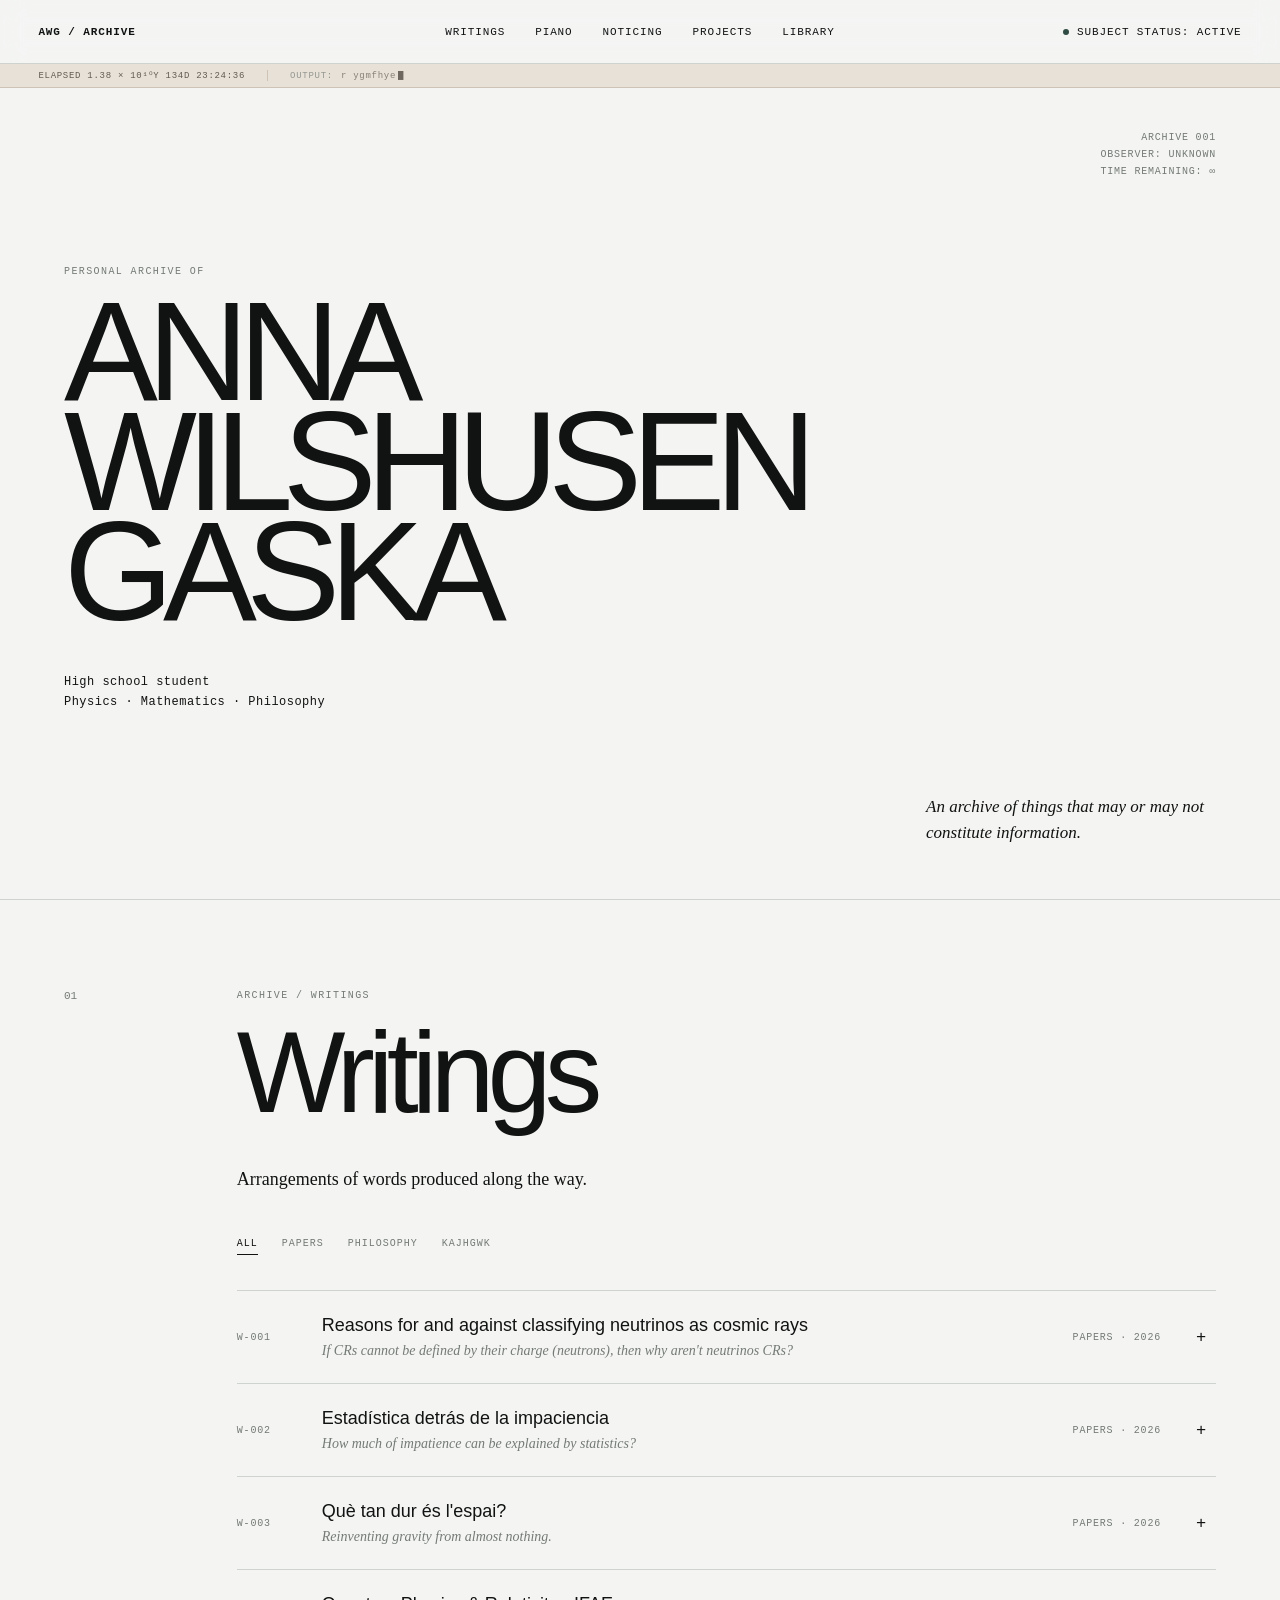
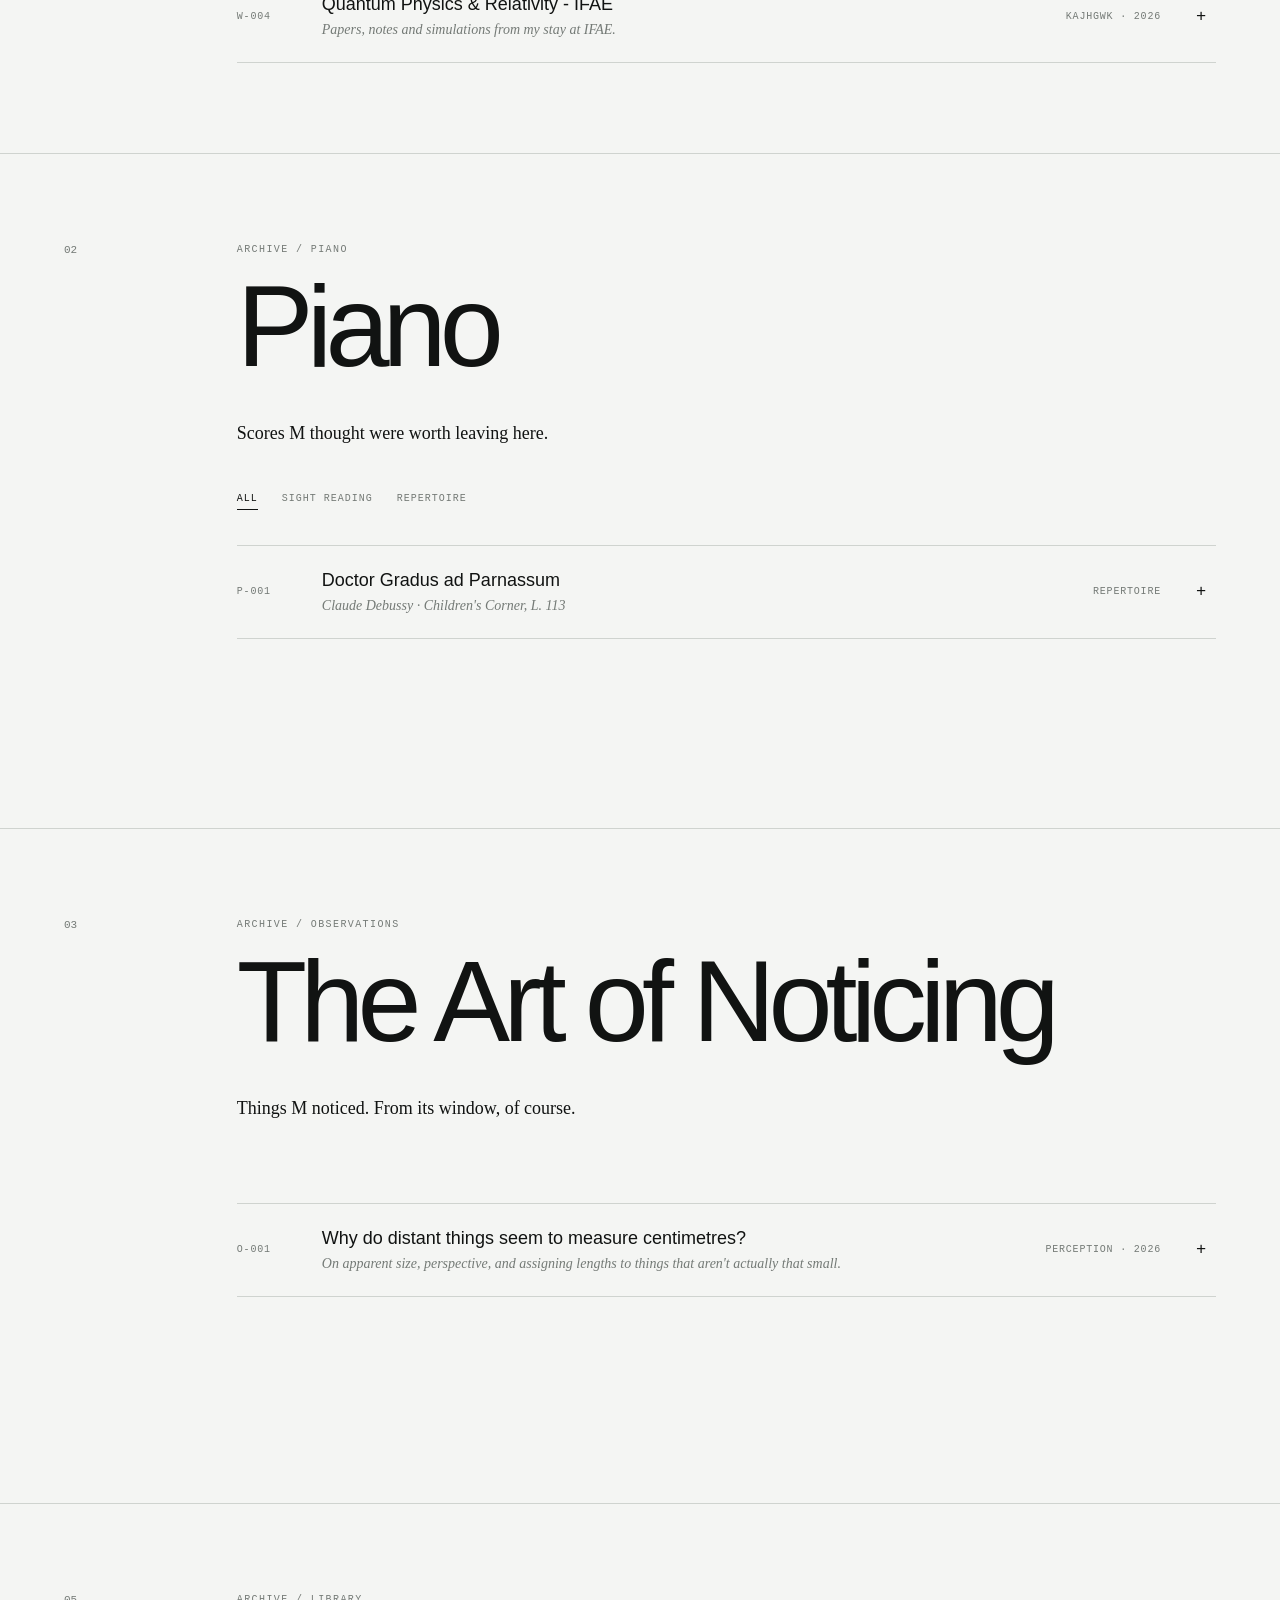
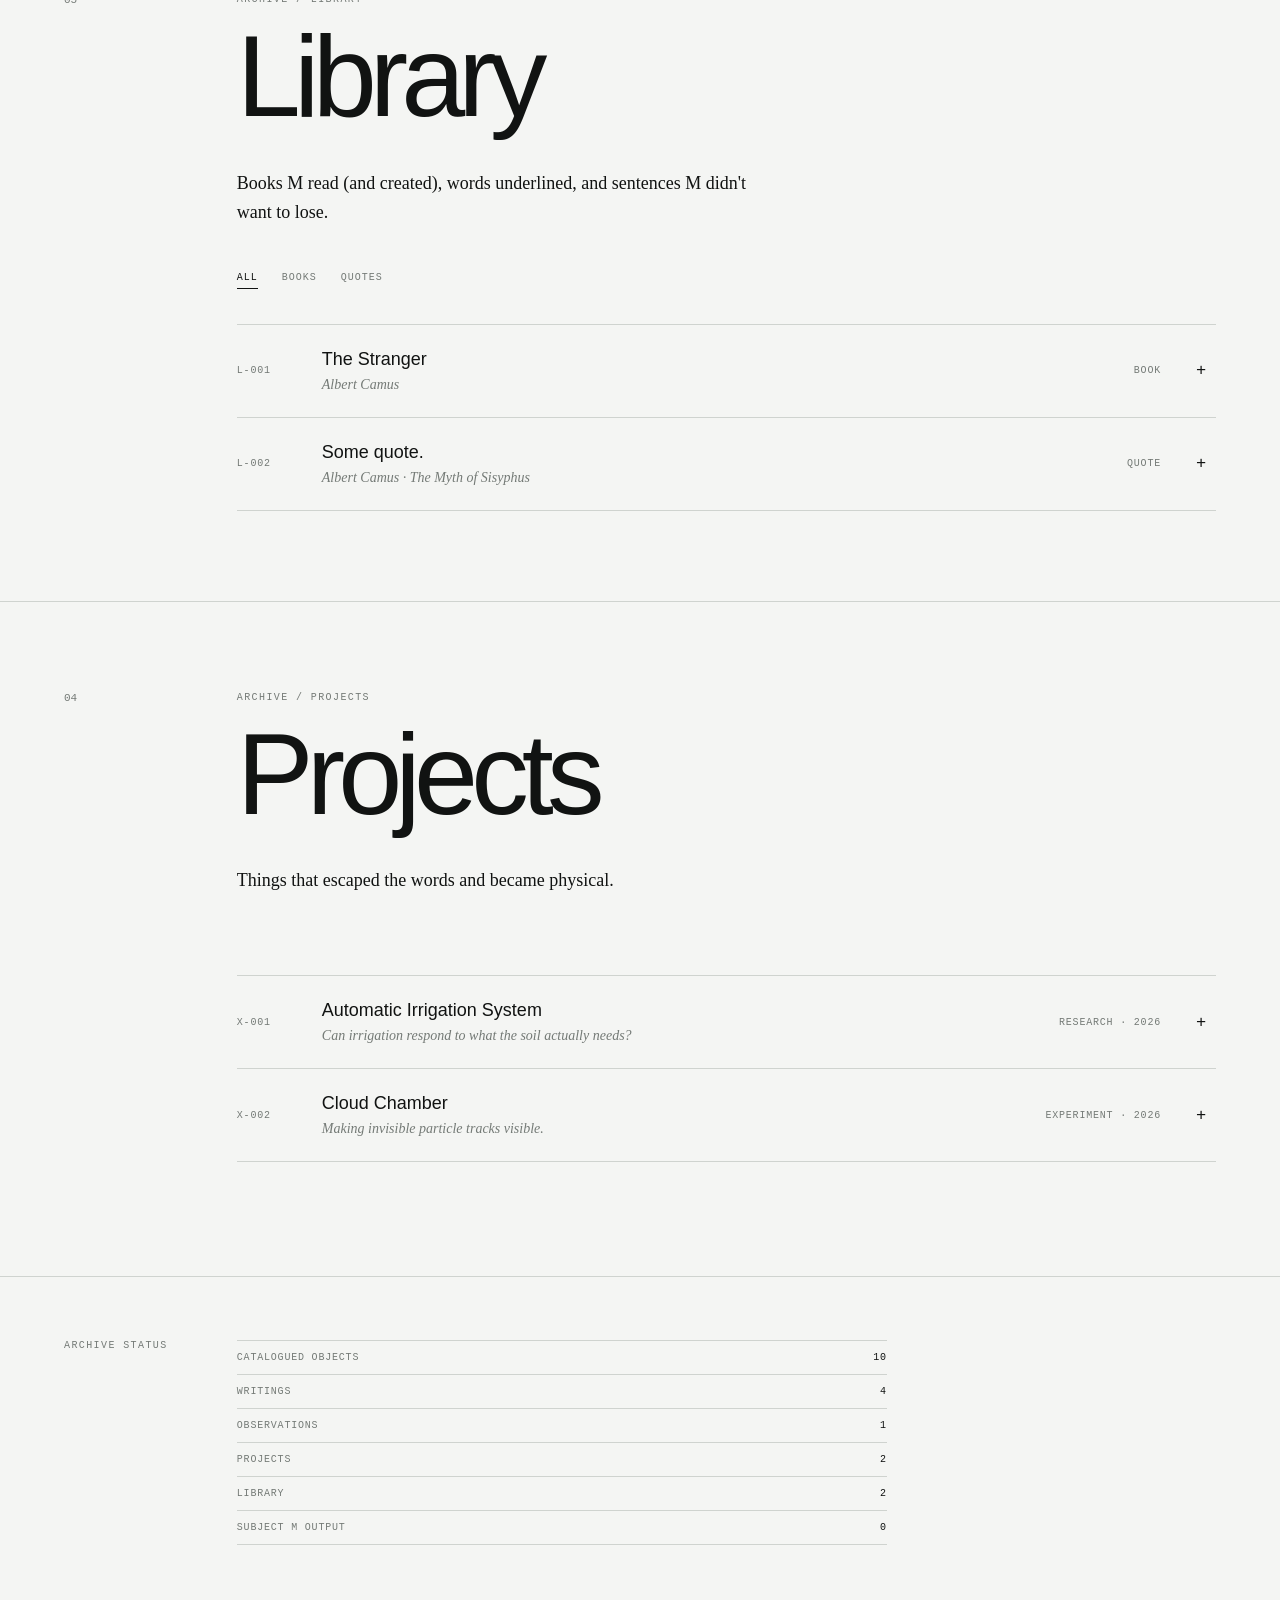
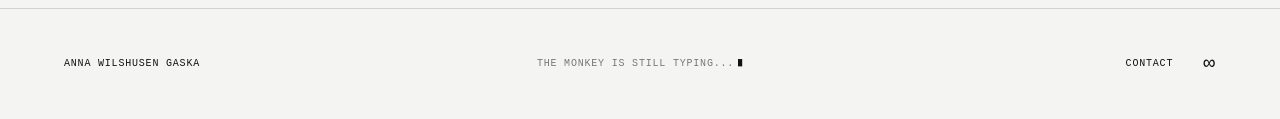
<file: index.html>
<!DOCTYPE html>
<html lang="en">
<head>
    <meta charset="UTF-8">
    <meta name="google-site-verification" content="h4LI9AwJGjWX9R-xrt-dbBV5ANUbhBJXbpix7gh_XB0" />
    <meta name="viewport" content="width=device-width, initial-scale=1.0">
    <title>Anna Wilshusen Gaska</title>
    <meta name="description" content="Personal archive of Anna Wilshusen Gaska - physics, mathematics, philosophy, writing, piano and projects.">
    <meta name="author" content="Anna Wilshusen Gaska">
    <link rel="stylesheet" href="style.css">
</head>
<body>
    <header class="topbar">
        <a class="archive-name" href="#">AWG / ARCHIVE</a>
        <nav>
            <a href="#writings">WRITINGS</a>
            <a href="#piano">PIANO</a>
            <a href="#noticing">NOTICING</a>
            <a href="#projects">PROJECTS</a>
            <a href="#library">LIBRARY</a>
        </nav>
        <button class="subject-status" id="subjectButton"><span class="status-dot"></span>SUBJECT STATUS: ACTIVE</button>
    </header>
    <div class="subject-stream">
        <div class="subject-elapsed">
            ELAPSED <span id="subjectElapsed">1.38 × 10¹⁰Y 073D 16:42:08</span>
        </div>
    
        <div class="subject-output">
            <span class="output-label">OUTPUT:</span>
            <div class="output-window">
                <span id="subjectOutput"></span><span class="typing-cursor">█</span>
            </div>
        </div>
    </div>

    <main>
        <section class="hero">
            <div class="hero-code">ARCHIVE 001<br>OBSERVER: UNKNOWN<br>TIME REMAINING: ∞</div>
            <div class="hero-content">
                <p class="eyebrow">PERSONAL ARCHIVE OF</p>
                <h1>ANNA<br>WILSHUSEN<br>GASKA</h1>
                <p class="subtitle">High school student<br>Physics · Mathematics · Philosophy</p>
            </div>
            <p class="archive-statement">An archive of things that may or may not constitute information.</p>
        </section>
<!------------------------------------------------- WRITINGS --------------------------------------------------->
        <section class="archive-section" id="writings">
            <div class="section-number">01</div>
            <div class="section-content">
                <p class="section-label">ARCHIVE / WRITINGS</p>
                <h2>Writings</h2>
                <p class="section-intro">Arrangements of words produced along the way.</p>

                <div class="archive-filters">
                    <button class="filter-button active" data-group="writing" data-filter="all">ALL</button>
                    <button class="filter-button" data-group="writing" data-filter="papers">PAPERS</button>
                    <button class="filter-button" data-group="writing" data-filter="philosophy">PHILOSOPHY</button>
                    <button class="filter-button" data-group="writing" data-filter="kajhgwk">KAJHGWK</button>
                </div>

                <div class="archive-list" id="writingList"></div>
            </div>
        </section>
<!------------------------------------------------- PIANO --------------------------------------------------->
        <section class="archive-section" id="piano">
            <div class="section-number">02</div>
            <div class="section-content">
                <p class="section-label">ARCHIVE / PIANO</p>
                <h2>Piano</h2>
                <p class="section-intro">Scores M thought were worth leaving here.</p>

                <div class="archive-filters">
                    <button class="filter-button active" data-group="piano" data-filter="all">ALL</button>
                    <button class="filter-button" data-group="piano" data-filter="sight-reading">SIGHT READING</button>
                    <button class="filter-button" data-group="piano" data-filter="repertoire">REPERTOIRE</button>
                </div>

                <div class="archive-list" id="pianoList"></div>
            </div>
        </section>
<!------------------------------------------------- NOTICING --------------------------------------------------->
        <section class="archive-section" id="noticing">
            <div class="section-number">03</div>
            <div class="section-content">
                <p class="section-label">ARCHIVE / OBSERVATIONS</p>
                <h2>The Art of Noticing</h2>
                <p class="section-intro">Things M noticed. From its window, of course.</p>
                <div class="archive-list" id="noticingList"></div>
            </div>
        </section>
<!------------------------------------------------- LIBRARY --------------------------------------------------->

        <section class="archive-section" id="library">
            <div class="section-number">05</div>
            <div class="section-content">
                <p class="section-label">ARCHIVE / LIBRARY</p>
                <h2>Library</h2>
                <p class="section-intro">Books M read (and created), words underlined, and sentences M didn't want to lose.</p>
        
                <div class="archive-filters">
                    <button class="filter-button active" data-group="library" data-filter="all">ALL</button>
                    <button class="filter-button" data-group="library" data-filter="book">BOOKS</button>
                    <button class="filter-button" data-group="library" data-filter="quote">QUOTES</button>
                </div>
        
                <div class="archive-list" id="libraryList"></div>
            </div>
        </section>

<!------------------------------------------------- PROJECTS --------------------------------------------------->
        
        <section class="archive-section" id="projects">
            <div class="section-number">04</div>
            <div class="section-content">
                <p class="section-label">ARCHIVE / PROJECTS</p>
                <h2>Projects</h2>
                <p class="section-intro">Things that escaped the words and became physical.</p>
                <div class="archive-list" id="projectList"></div>
            </div>
        </section>
    </main>
<!------------------------------------------------- ARCHIVE STATUS --------------------------------------------------->
    <section class="archive-status-block">
        <p class="section-label">ARCHIVE STATUS</p>
        <div class="archive-status-data">
            <span>CATALOGUED OBJECTS</span><span id="objectCount">—</span>
            <span>WRITINGS</span><span id="writingCount">—</span>
            <span>OBSERVATIONS</span><span id="observationCount">—</span>
            <span>PROJECTS</span><span id="projectCount">—</span>
            <span>LIBRARY</span><span id="libraryCount">—</span>
            <span>SUBJECT M OUTPUT</span><span>0</span>
        </div>
    </section>

    <footer class="main-footer">
        <span>ANNA WILSHUSEN GASKA</span>
        <span class="subject-footer">THE MONKEY IS STILL TYPING...<span class="typing-cursor">█</span></span>
        <div class="footer-links">
            <a href="transmission.html">CONTACT</a>
            <a class="infinity-link" href="portfolio.html" aria-label="Portfolio">∞</a>
        </div>
    </footer>

    <div class="subject-overlay" id="subjectOverlay" hidden>
        <div class="subject-panel">
            <button class="close-panel" id="closePanel">×</button>
            <p class="panel-label">SUBJECT INFORMATION / FILE M</p>
            <h3>THE SUBJECT</h3>

            <div class="subject-data">
                <span>SUBJECT</span><span>M</span>
                <span>SPECIES</span><span>Macaca sp.</span>
                <span>LOCATION</span><span>UNKNOWN</span>
                <span>TIME ELAPSED</span><span class="subject-time">—</span>
                <span>AVAILABLE EQUIPMENT</span><span>1 × TYPEWRITER</span>
                <span>OUTPUT</span><span>INDETERMINATE</span>
                <span>CONSCIOUS INTENT</span><span>UNVERIFIABLE</span>
            </div>
            <div class="observation-window">
                <div class="observation-header">
                    <span>OBSERVATION WINDOW / LIVE</span>
                    <span>OPTICAL</span>
                </div>
            
                <div class="observation-image">
                    <img src="images/subject-m-window.png" alt="View through Subject M's observation window">
                </div>
            
                <div class="observation-data">
                    <span>EXTERNAL ENVIRONMENT</span><span>UNRESOLVED</span>
                    <span>LOCATION</span><span>UNKNOWN</span>
                    <span>ORIENTATION</span><span>UNRESOLVED</span>
                </div>
            </div>
            <div class="probability">
                <span>P(EVENTUALLY PRODUCING ANY FINITE TEXT) → 1</span>
                <span>AS t → ∞</span>
            </div>

            <p class="subject-note">Whether the subject understands what it produces remains outside the scope of this archive.</p>
        </div>
    </div>

    <script src="archive.js?v=4"></script>
    
    <script>
        const subjectButton = document.getElementById("subjectButton");
        const subjectOverlay = document.getElementById("subjectOverlay");
        const closePanel = document.getElementById("closePanel");

        subjectButton.addEventListener("click", () => {
            subjectOverlay.hidden = false;
            requestAnimationFrame(() => subjectOverlay.classList.add("active"));
        });

        function closeSubject() {
            subjectOverlay.classList.remove("active");
            setTimeout(() => subjectOverlay.hidden = true, 350);
        }

        closePanel.addEventListener("click", closeSubject);

        subjectOverlay.addEventListener("click", event => {
            if (event.target === subjectOverlay) closeSubject();
        });

        document.querySelectorAll(".filter-button").forEach(button => {
            button.addEventListener("click", () => {
                const group = button.dataset.group;
                const filter = button.dataset.filter;
        
                document.querySelectorAll(`.filter-button[data-group="${group}"]`).forEach(other => {
                    other.classList.remove("active");
                });
        
                button.classList.add("active");
        
                document.querySelectorAll(`.filter-item[data-group="${group}"]`).forEach(item => {
                    const visible = filter === "all" || item.dataset.category === filter;
                    item.hidden = !visible;
        
                    if (!visible) {
                        const expanded = item.querySelector(".entry-expanded");
                        const toggle = item.querySelector(".entry-toggle");
        
                        if (expanded) expanded.hidden = true;
                        if (toggle) toggle.textContent = "+";
        
                        item.classList.remove("open");
                    }
                });
            });
        });
        function createEntry(item) {
            const entry = document.createElement("div");
            entry.className = "archive-entry archive-object filter-item";
            entry.dataset.group = item.section;
            entry.dataset.category = item.category || "";
        
            const metaParts = [];
        
            if (item.category) metaParts.push(item.category.toUpperCase());
            if (item.year && item.section !== "piano") metaParts.push(item.year);
        
            const meta = metaParts.join(" · ");
        
            entry.innerHTML = `
                <span class="entry-id">${item.id}</span>
                <span class="entry-main">
                    <span class="entry-title">${item.title}</span>
                    <span class="entry-description">${item.short || ""}</span>
                </span>
                <span class="entry-meta">${meta}</span>
                <button class="entry-toggle" type="button" aria-label="Show more information">+</button>
                <div class="entry-expanded" hidden></div>
            `;
        
            const expanded = entry.querySelector(".entry-expanded");
            expanded.innerHTML = createExpandedContent(item);
        
            entry.addEventListener("click", event => {
                if (event.target.closest(".document-link")) return;
        
                const wasOpen = !expanded.hidden;
        
                document.querySelectorAll(".archive-object").forEach(other => {
                    const otherExpanded = other.querySelector(".entry-expanded");
                    const otherToggle = other.querySelector(".entry-toggle");
        
                    if (otherExpanded) otherExpanded.hidden = true;
                    if (otherToggle) otherToggle.textContent = "+";
        
                    other.classList.remove("open");
                });
        
                if (!wasOpen) {
                    expanded.hidden = false;
                    entry.querySelector(".entry-toggle").textContent = "×";
                    entry.classList.add("open");
                }
            });
        
            return entry;
        }
        
        function createExpandedContent(item) {
            let content = "";
        
            const mainText = item.description || item.comments;
        
            if (mainText) {
                const label = item.comments && !item.description
                    ? "COMMENTS"
                    : "DESCRIPTION";
        
                content += `
                    <div class="expanded-description">
                        <span>${label}</span>
                        <p>${mainText}</p>
                    </div>
                `;
            }
        
            const metadata = [];
        
            if (item.year) metadata.push(["YEAR", item.year]);
            if (item.author) metadata.push(["AUTHOR", item.author]);
            if (item.source) metadata.push(["SOURCE", item.source]);
            if (item.rating) metadata.push(["RATING", item.rating]);
            if (item.composer) metadata.push(["COMPOSER", item.composer]);
            if (item.work) metadata.push(["WORK", item.work]);
            if (item.category) metadata.push(["CATEGORY", item.category.toUpperCase()]);
            if (item.status) metadata.push(["STATUS", item.status]);
        
            if (item.topics && item.topics.length) {
                metadata.push(["TOPICS", item.topics.join(" · ")]);
            }
        
            if (metadata.length) {
                content += `<div class="expanded-data">`;
        
                metadata.forEach(([label, value]) => {
                    content += `<span>${label}</span><span>${value}</span>`;
                });
        
                content += `</div>`;
            }
        
            if (item.link) {
                content += `
                    <a class="document-link" href="${item.link}" target="_blank" rel="noopener">
                        <span>${item.linkLabel || "OPEN DOCUMENT"}</span>
                        <span>↗</span>
                    </a>
                `;
            }

            if (item.links && item.links.length) {
                item.links.forEach(link => {
                    content += `
                        <a class="document-link" href="${link.url}" target="_blank" rel="noopener">
                            <span>${link.label}</span>
                            <span>↗</span>
                        </a>
                    `;
                });
            }
        
            return content;
        }
    
    function renderArchive() {
        const destinations = {
            writing: document.getElementById("writingList"),
            piano: document.getElementById("pianoList"),
            noticing: document.getElementById("noticingList"),
            project: document.getElementById("projectList"),
            library: document.getElementById("libraryList")
        };
    
        Object.values(destinations).forEach(destination => {
            if (destination) destination.innerHTML = "";
        });
    
        archive.forEach(item => {
            const destination = destinations[item.section];
            if (destination) destination.appendChild(createEntry(item));
        });
    
        if (destinations.noticing && !archive.some(item => item.section === "noticing")) {
            destinations.noticing.innerHTML = `
                <div class="archive-entry empty-entry">
                    <span class="entry-id">—</span>
                    <span class="entry-main">
                        <span class="entry-title">Nothing recorded yet.</span>
                        <span class="entry-description">Presumably, I haven't noticed it.</span>
                    </span>
                    <span class="entry-meta">AWAITING OBSERVATION</span>
                    <span class="entry-arrow">·</span>
                </div>
            `;
        }
    }
    
    renderArchive();
    function updateArchiveStatus() {
        const writingCount = archive.filter(item => item.section === "writing").length;
        const observationCount = archive.filter(item => item.section === "noticing").length;
        const pianoCount = archive.filter(item => item.section === "piano").length;
        const projectCount = archive.filter(item => item.section === "project").length;
        const libraryCount = archive.filter(item => item.section === "library").length;
    
        document.getElementById("writingCount").textContent = writingCount;
        document.getElementById("observationCount").textContent = observationCount;
        document.getElementById("projectCount").textContent = projectCount;
        document.getElementById("libraryCount").textContent = libraryCount;
    
        document.getElementById("objectCount").textContent =
            writingCount +
            observationCount +
            pianoCount +
            projectCount +
            libraryCount;
    }
    updateArchiveStatus();
        /* SUBJECT M / LIVE EXPERIMENT */
    
    const elapsedDisplay = document.getElementById("subjectElapsed");
    const subjectOutput = document.getElementById("subjectOutput");
    
    const SUBJECT_BASE_YEARS = 13_800_000_000;
    const SUBJECT_BASE_DAYS = 73;
    const SUBJECT_BASE_HOURS = 16;
    const SUBJECT_BASE_MINUTES = 42;
    const SUBJECT_BASE_SECONDS = 8;
    
    const subjectStart = new Date("2026-10-04T14:54:00+02:00").getTime();
    
    function getSubjectTime() {
        const realElapsedSeconds = Math.floor(
            (Date.now() - Number(subjectStart)) / 1000
        );
    
        let totalSeconds =
            SUBJECT_BASE_SECONDS +
            SUBJECT_BASE_MINUTES * 60 +
            SUBJECT_BASE_HOURS * 3600 +
            SUBJECT_BASE_DAYS * 86400 +
            realElapsedSeconds;
    
        const years = SUBJECT_BASE_YEARS + Math.floor(totalSeconds / (365 * 86400));
        totalSeconds %= 365 * 86400;
    
        const days = Math.floor(totalSeconds / 86400);
        totalSeconds %= 86400;
    
        const hours = Math.floor(totalSeconds / 3600);
        totalSeconds %= 3600;
    
        const minutes = Math.floor(totalSeconds / 60);
        const seconds = totalSeconds % 60;
    
        return `1.38 × 10¹⁰Y ${String(days).padStart(3, "0")}D ${String(hours).padStart(2, "0")}:${String(minutes).padStart(2, "0")}:${String(seconds).padStart(2, "0")}`;
    }
    
    function updateSubjectTime() {
        const time = getSubjectTime();
        if (elapsedDisplay) {
            elapsedDisplay.textContent = time;
        }
        document.querySelectorAll(".subject-time").forEach(element => {
            element.textContent = time;
        });
    }
    updateSubjectTime();
    setInterval(updateSubjectTime, 1000);
    
    /* RANDOM TYPEWRITER OUTPUT */
    
    const subjectCharacters = "abcdefghijklmnopqrstuvwxyz     ";
    
    let subjectText = localStorage.getItem("subjectMOutput") || "";
    
    function randomSubjectCharacter() {
        return subjectCharacters[
            Math.floor(Math.random() * subjectCharacters.length)
        ];
    }
    
    function updateSubjectOutput() {
        if (!subjectOutput) return;
    
        subjectOutput.textContent = subjectText;
    
        const container = subjectOutput.closest(".output-window");
        const overflow = subjectOutput.scrollWidth - container.clientWidth;
    
        if (overflow > 0) {
            subjectOutput.style.transform = `translateX(-${overflow}px)`;
        } else {
            subjectOutput.style.transform = "translateX(0)";
        }
    }
    
    function subjectType() {
        if (!subjectOutput) return;
    
        subjectText += randomSubjectCharacter();
    
        /* Evita guardar una cadena infinita */
        if (subjectText.length > 500) {
            subjectText = subjectText.slice(-500);
        }
    
        localStorage.setItem("subjectMOutput", subjectText);
    
        updateSubjectOutput();
    
        const nextKeystroke = 70 + Math.random() * 260;
        setTimeout(subjectType, nextKeystroke);
    }
    
    updateSubjectOutput();
    subjectType();
    
    window.addEventListener("resize", updateSubjectOutput);
        
    </script>
</body>
</html>
</file>
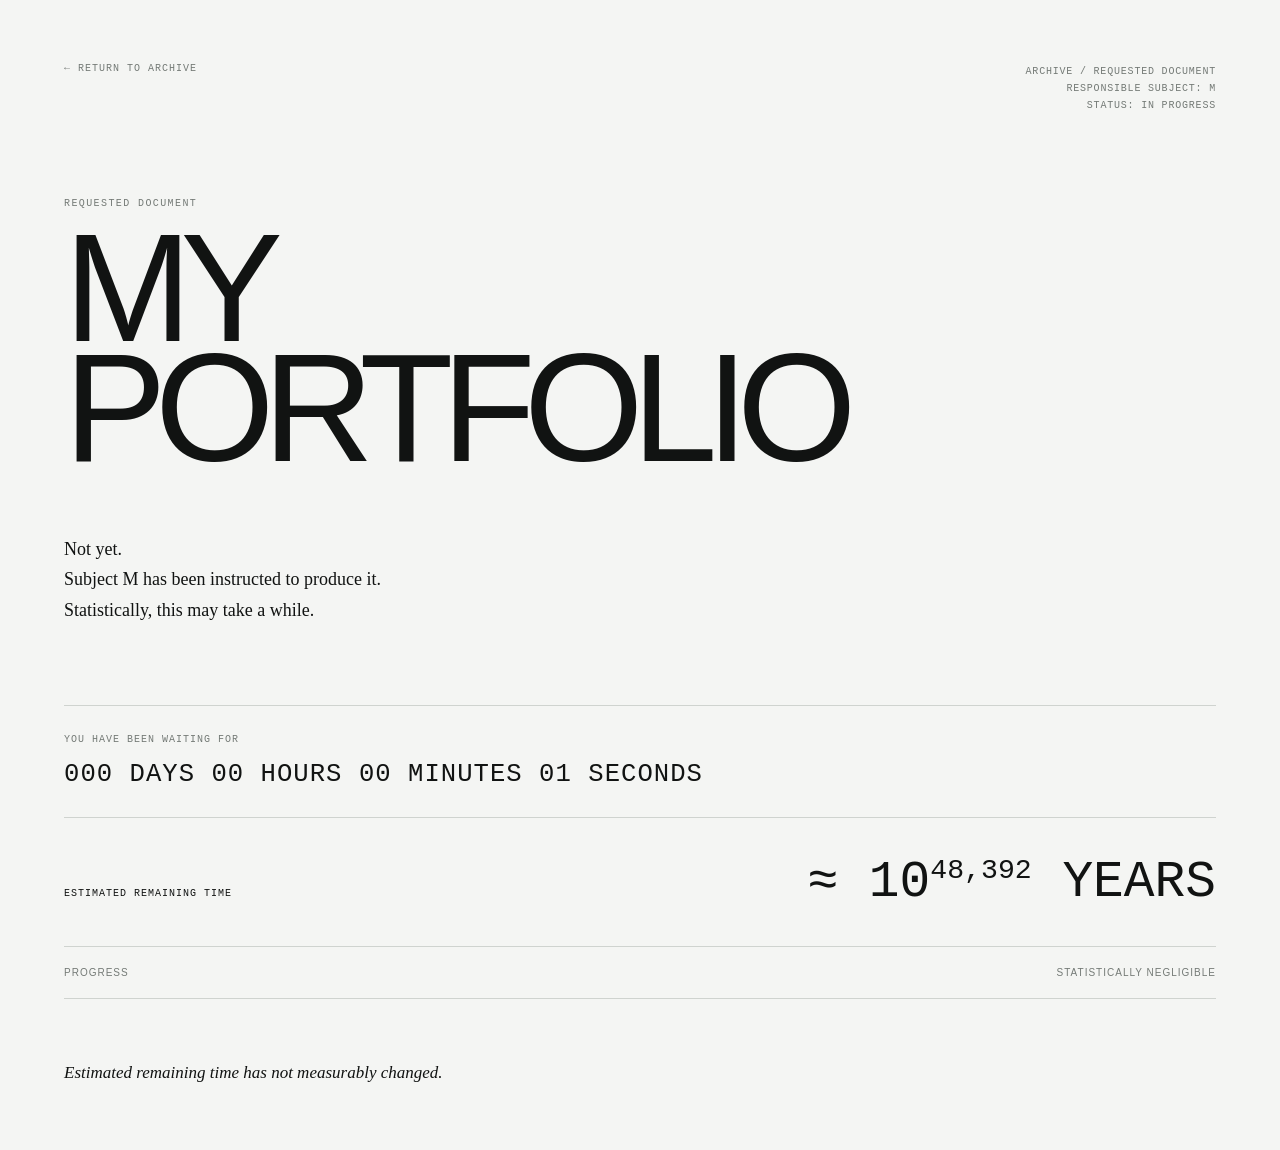
<file: portfolio.html>
<!DOCTYPE html>
<html lang="en">
<head>
    <meta charset="UTF-8">
    <meta name="viewport" content="width=device-width, initial-scale=1.0">
    <title>Portfolio — Anna Wilshusen Gaska</title>
    <meta name="robots" content="noindex">
    <link rel="stylesheet" href="style.css">
</head>
<body class="portfolio-body">
    <main class="portfolio-page">
        <a class="portfolio-back" href="index.html">← RETURN TO ARCHIVE</a>

        <div class="portfolio-code">
            ARCHIVE / REQUESTED DOCUMENT<br>
            RESPONSIBLE SUBJECT: M<br>
            STATUS: IN PROGRESS
        </div>

        <section class="portfolio-content">
            <p class="section-label">REQUESTED DOCUMENT</p>
            <h1 class="portfolio-title">MY<br>PORTFOLIO</h1>

            <div class="portfolio-message">
                <p>Not yet.</p>
                <p>Subject M has been instructed to produce it.</p>
                <p>Statistically, this may take a while.</p>
            </div>

            <div class="waiting-block">
                <p class="waiting-label">YOU HAVE BEEN WAITING FOR</p>
                <div class="waiting-time" id="waitingTime">000 DAYS 00 HOURS 00 MINUTES 00 SECONDS</div>
            </div>

            <div class="estimate-block">
                <span>ESTIMATED REMAINING TIME</span>
                <strong>≈ 10<sup>48,392</sup> YEARS</strong>
            </div>

            <div class="portfolio-progress">
                <span>PROGRESS</span>
                <span>STATISTICALLY NEGLIGIBLE</span>
            </div>

            <p class="portfolio-final">Estimated remaining time has not measurably changed.</p>
        </section>
    </main>

    <script>
        const storageKey = "awgPortfolioWaitingSince";
        let start = localStorage.getItem(storageKey);

        if (!start) {
            start = Date.now();
            localStorage.setItem(storageKey, start);
        }

        start = Number(start);

        function updateWaitingTime() {
            const elapsed = Math.max(0, Date.now() - start);

            const totalSeconds = Math.floor(elapsed / 1000);
            const days = Math.floor(totalSeconds / 86400);
            const hours = Math.floor((totalSeconds % 86400) / 3600);
            const minutes = Math.floor((totalSeconds % 3600) / 60);
            const seconds = totalSeconds % 60;

            document.getElementById("waitingTime").textContent =
                String(days).padStart(3, "0") + " DAYS " +
                String(hours).padStart(2, "0") + " HOURS " +
                String(minutes).padStart(2, "0") + " MINUTES " +
                String(seconds).padStart(2, "0") + " SECONDS";
        }

        updateWaitingTime();
        setInterval(updateWaitingTime, 1000);
    </script>
</body>
</html>
</file>
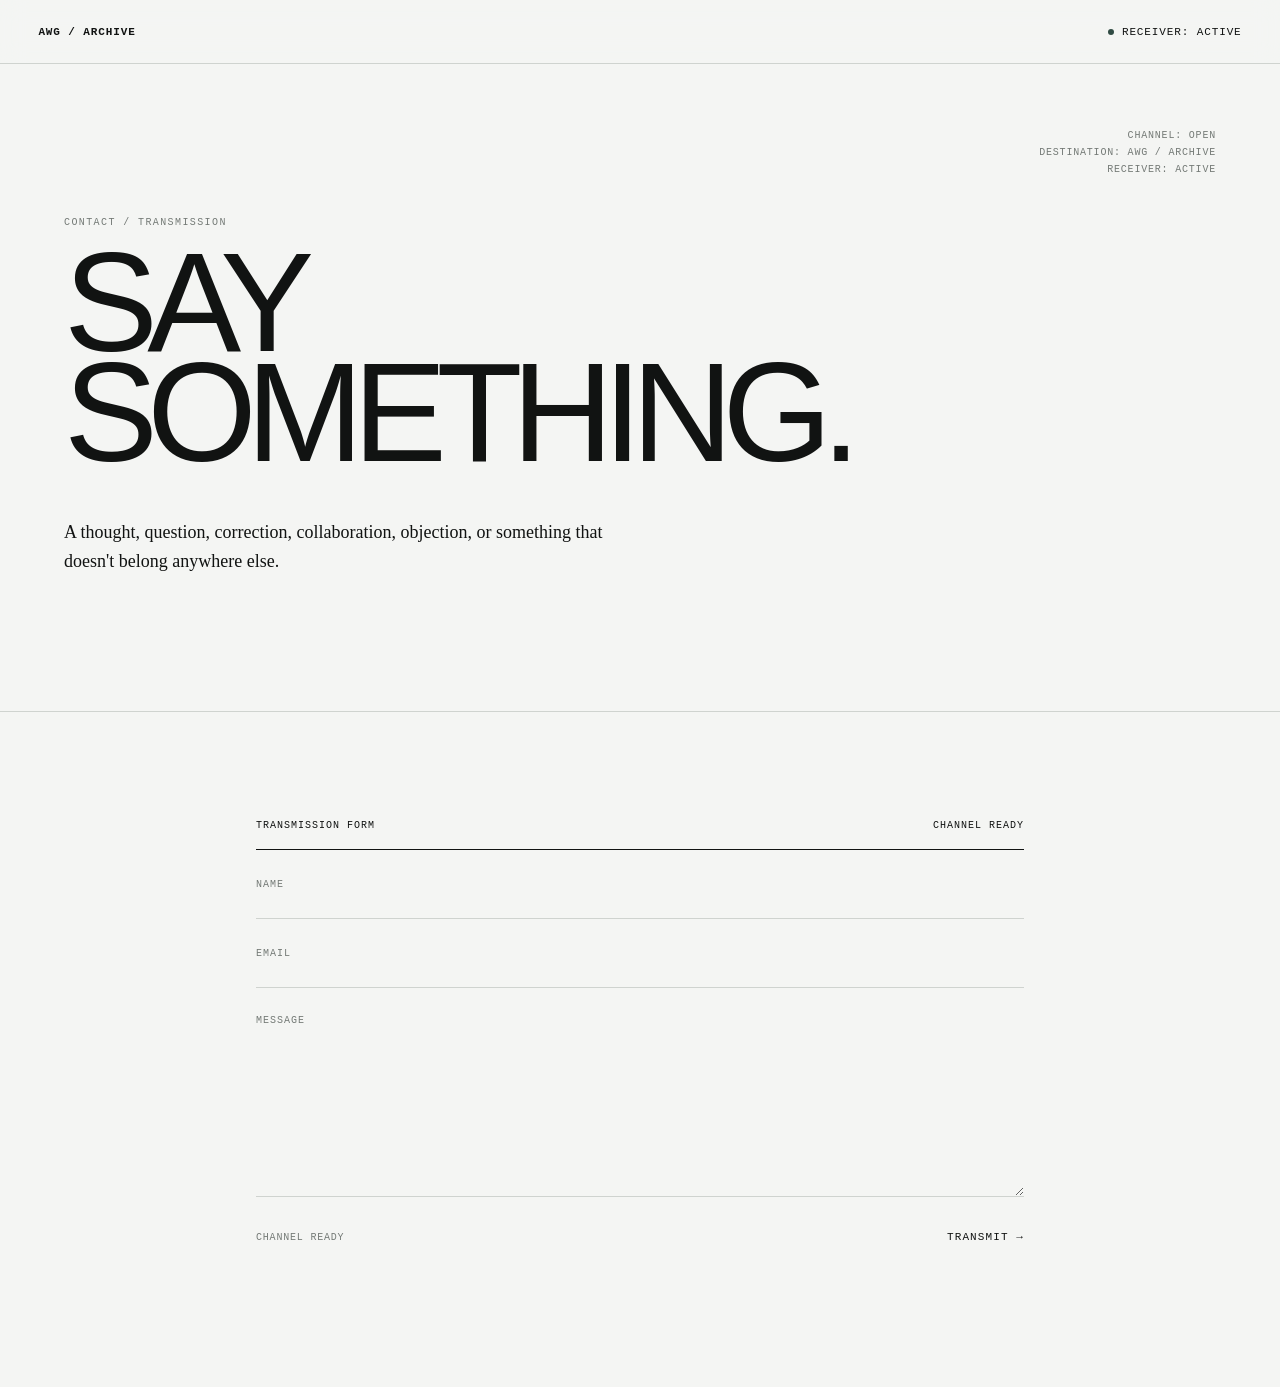
<file: transmission.html>
<!DOCTYPE html>
<html lang="en">
<head>
    <meta charset="UTF-8">
    <meta name="viewport" content="width=device-width, initial-scale=1.0">
    <title>Transmission — Anna Wilshusen Gaska</title>
    <meta name="description" content="Send a transmission to the AWG Archive.">
    <link rel="stylesheet" href="style.css">
</head>
<body>
    <header class="topbar">
        <a class="archive-name" href="index.html">AWG / ARCHIVE</a>
        <span></span>
        <span class="transmission-status"><span class="status-dot"></span>RECEIVER: ACTIVE</span>
    </header>

    <main class="transmission-page">
        <section class="transmission-hero">
            <div class="transmission-code">
                CHANNEL: OPEN<br>
                DESTINATION: AWG / ARCHIVE<br>
                RECEIVER: ACTIVE
            </div>

            <p class="section-label">CONTACT / TRANSMISSION</p>

            <h1 class="transmission-title">
                SAY<br>
                SOMETHING.
            </h1>

            <p class="transmission-intro">
                A thought, question, correction, collaboration, objection, or something that doesn't belong anywhere else.
            </p>
        </section>

        <section class="message-terminal">
            <div id="formContainer">
                <div class="terminal-header">
                    <span>TRANSMISSION FORM</span>
                    <span>CHANNEL READY</span>
                </div>

                <form id="transmissionForm">
                    <div class="form-field">
                        <label for="name">NAME</label>
                        <input type="text" id="name" name="name" autocomplete="name" required>
                    </div>

                    <div class="form-field">
                        <label for="email">EMAIL</label>
                        <input type="email" id="email" name="email" autocomplete="email" required>
                    </div>

                    <div class="form-field message-field">
                        <label for="message">MESSAGE</label>
                        <textarea id="message" name="message" rows="8" required></textarea>
                    </div>

                    <input type="hidden" name="_subject" value="New AWG Archive transmission">

                    <div class="form-bottom">
                        <span id="formStatus">CHANNEL READY</span>
                        <button type="submit" id="transmitButton">TRANSMIT →</button>
                    </div>
                </form>
            </div>

            <div class="transmission-success" id="transmissionSuccess" hidden>
                <p class="success-code">TRANSMISSION RECEIVED</p>
                <h2>Message sent<br>successfully.</h2>

                <div class="success-data">
                    <span>DELIVERY</span><span>CONFIRMED</span>
                    <span>ARCHIVE STATUS</span><span>RECEIVED</span>
                    <span>SUBJECT M</span><span>NOT INFORMED</span>
                </div>

                <p class="success-note">
                    The archive has received your contribution.
                </p>

                <a href="index.html" class="return-archive">← RETURN TO ARCHIVE</a>
            </div>
        </section>
    </main>

    <script>
        const form = document.getElementById("transmissionForm");
        const button = document.getElementById("transmitButton");
        const status = document.getElementById("formStatus");
        const formContainer = document.getElementById("formContainer");
        const success = document.getElementById("transmissionSuccess");

        form.addEventListener("submit", async event => {
            event.preventDefault();

            button.disabled = true;
            button.textContent = "TRANSMITTING...";
            status.textContent = "UPLINK IN PROGRESS";

            const data = new FormData(form);

            try {
                const response = await fetch("https://formspree.io/f/maenrrno", {
                    method: "POST",
                    body: data,
                    headers: {
                        "Accept": "application/json"
                    }
                });

                if (response.ok) {
                    formContainer.hidden = true;
                    success.hidden = false;
                    window.scrollTo({
                        top: document.querySelector(".message-terminal").offsetTop - 64,
                        behavior: "smooth"
                    });
                } else {
                    throw new Error("Transmission rejected");
                }
            } catch (error) {
                status.textContent = "TRANSMISSION FAILED — TRY AGAIN";
                button.disabled = false;
                button.textContent = "TRANSMIT →";
            }
        });
    </script>
</body>
</html>
</file>
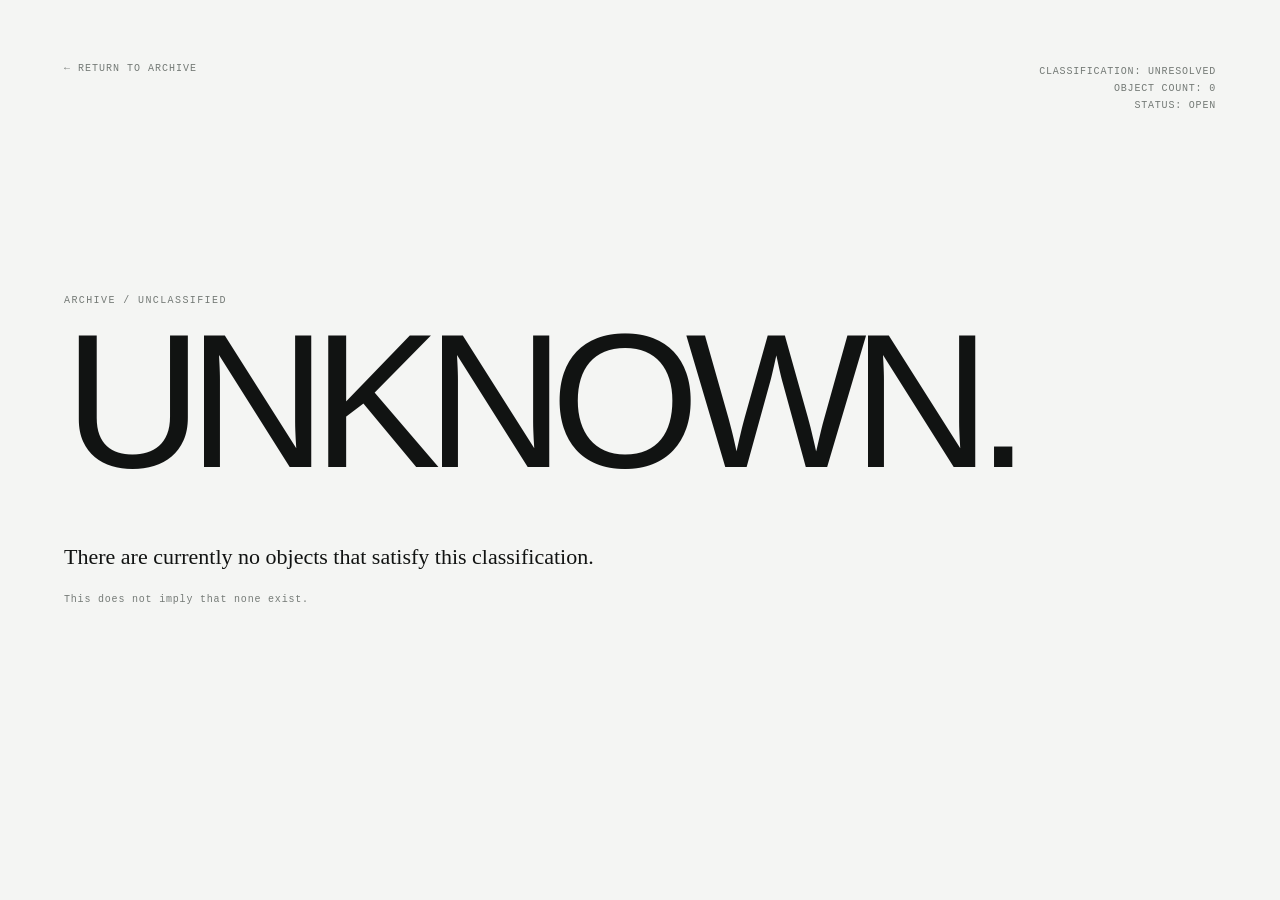
<file: unknown.html>
<!DOCTYPE html>
<html lang="en">
<head>
    <meta charset="UTF-8">
    <meta name="viewport" content="width=device-width, initial-scale=1.0">
    <meta name="robots" content="noindex">
    <title>Unclassified — AWG Archive</title>
    <link rel="stylesheet" href="style.css">
</head>
<body class="unknown-body">
    <main class="unknown-page">
        <a class="portfolio-back" href="index.html">← RETURN TO ARCHIVE</a>

        <div class="portfolio-code">
            CLASSIFICATION: UNRESOLVED<br>
            OBJECT COUNT: 0<br>
            STATUS: OPEN
        </div>

        <section class="unknown-content">
            <p class="section-label">ARCHIVE / UNCLASSIFIED</p>
            <h1 class="unknown-title">UNKNOWN.</h1>

            <p class="unknown-statement">
                There are currently no objects that satisfy this classification.
            </p>

            <p class="unknown-secondary">
                This does not imply that none exist.
            </p>
        </section>
    </main>
</body>
</html>
</file>
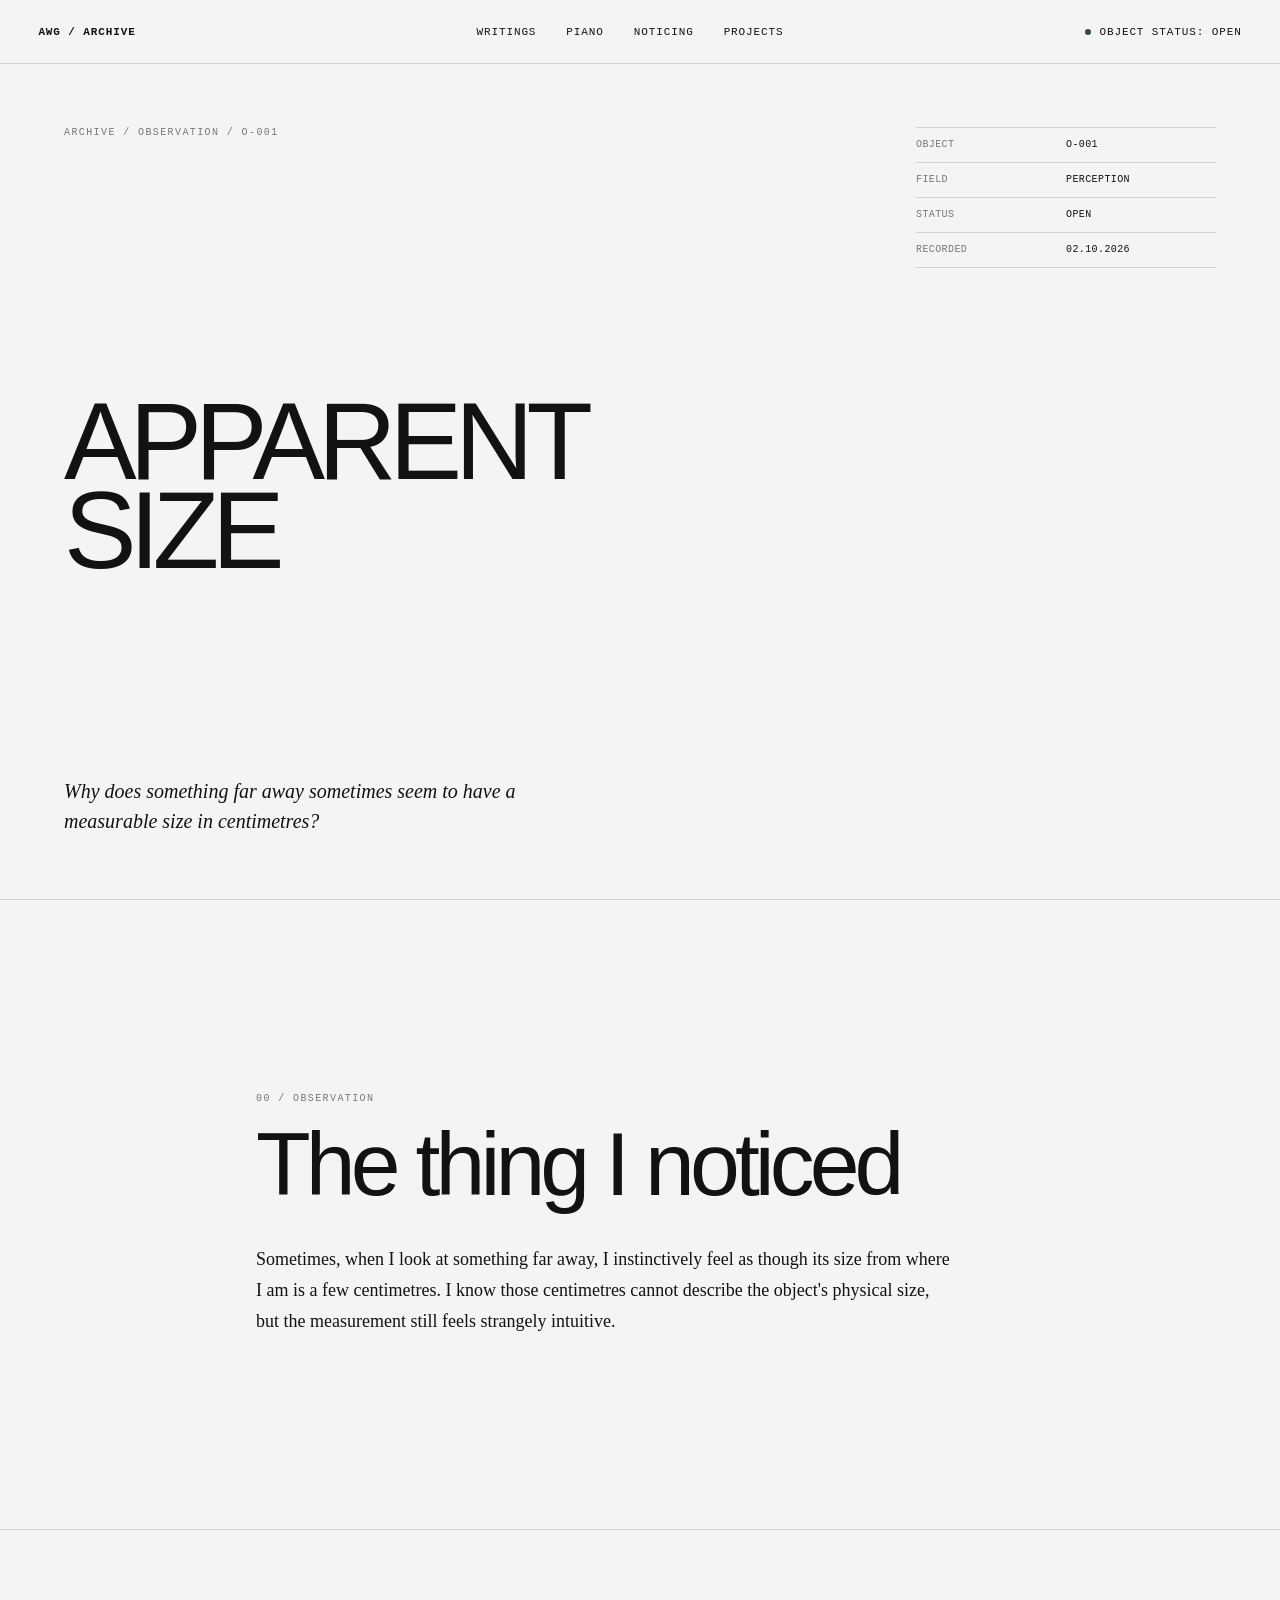
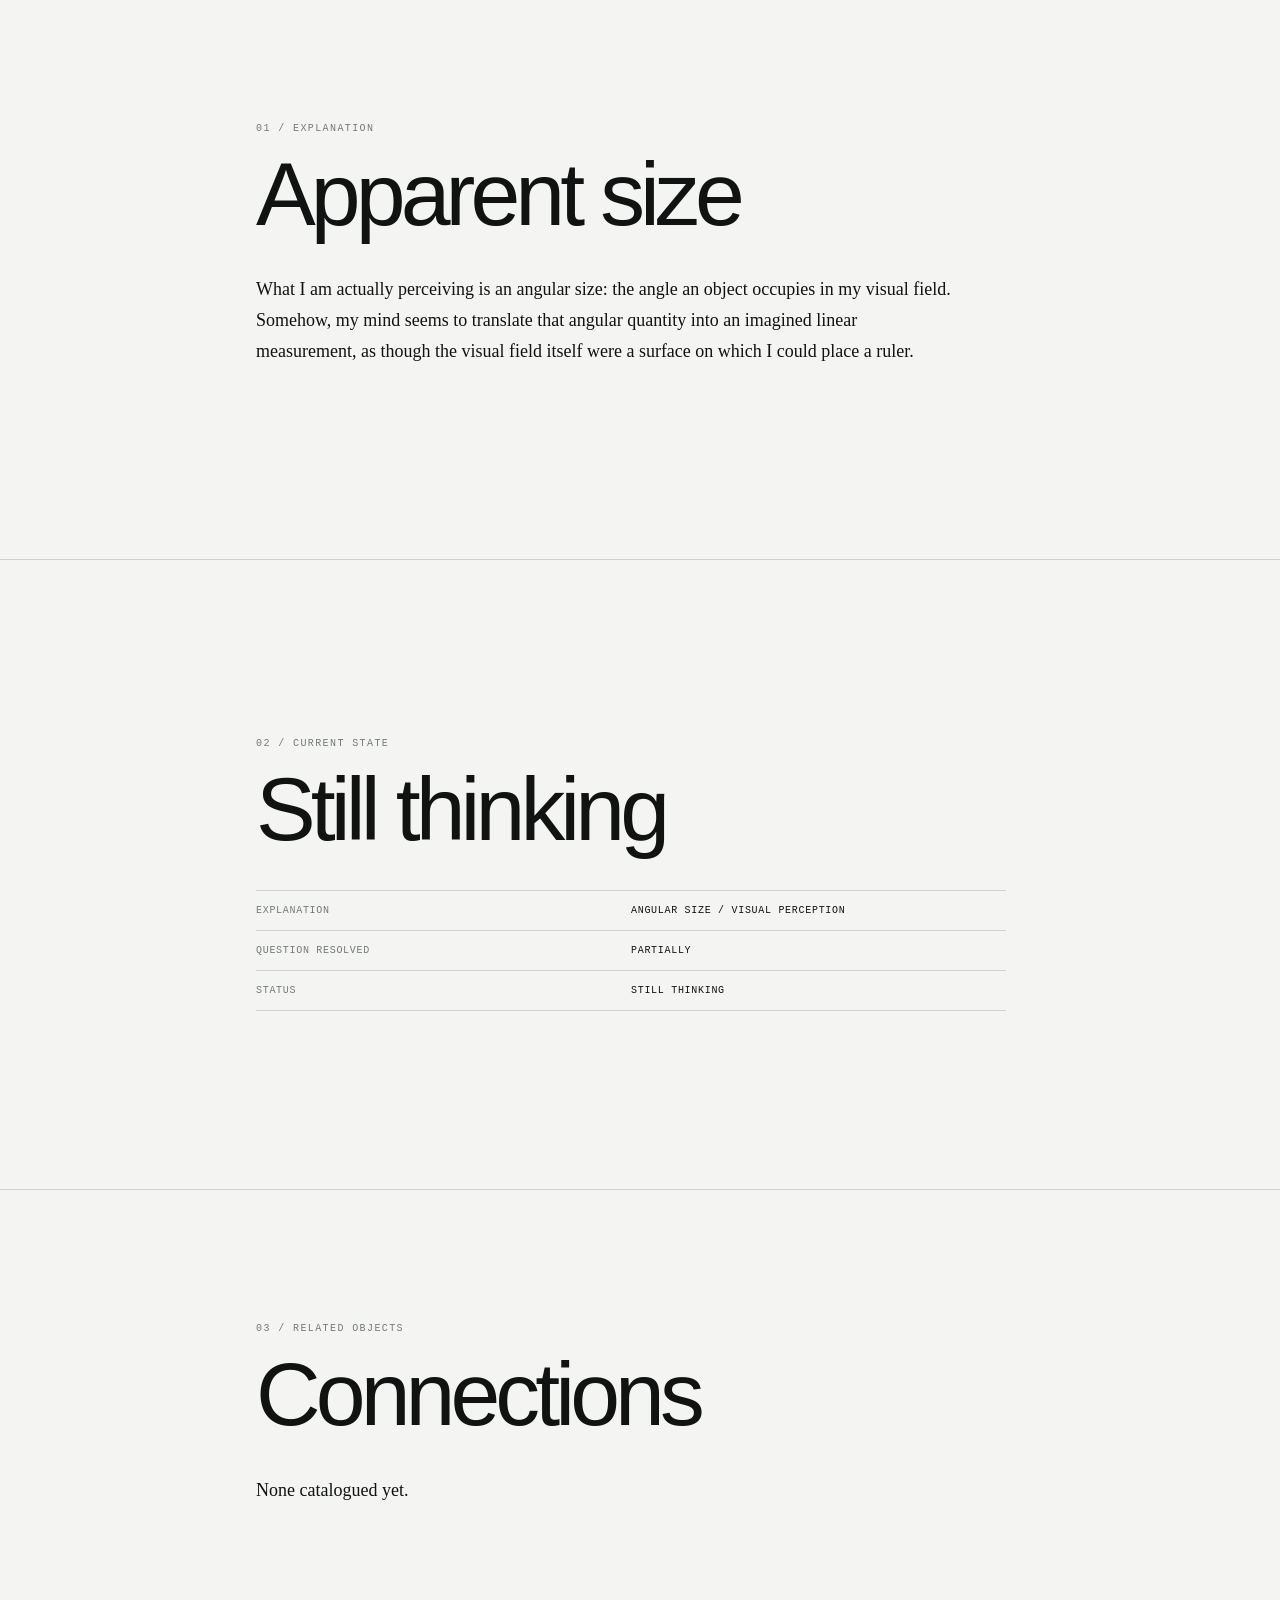
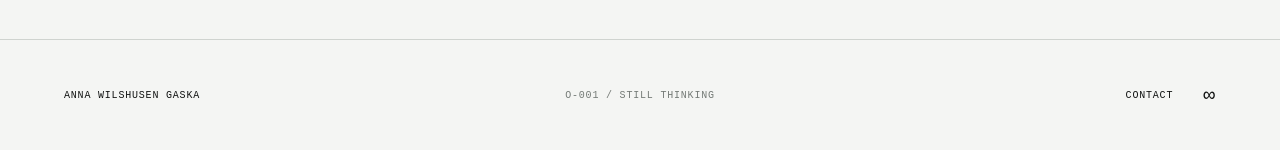
<file: observations/apparent-size.html>
<!DOCTYPE html>
<html lang="en">
<head>
    <meta charset="UTF-8">
    <meta name="viewport" content="width=device-width, initial-scale=1.0">
    <title>O-001 — Apparent Size — Anna Wilshusen Gaska</title>
    <meta name="description" content="An observation about apparent size, perspective and visual perception.">
    <link rel="stylesheet" href="../style.css">
</head>
<body>
    <header class="topbar project-topbar">
        <a class="archive-name" href="../index.html">AWG / ARCHIVE</a>
        <nav>
            <a href="../index.html#writings">WRITINGS</a>
            <a href="../index.html#piano">PIANO</a>
            <a href="../index.html#noticing">NOTICING</a>
            <a href="../index.html#projects">PROJECTS</a>
        </nav>
        <span class="project-status"><span class="status-dot"></span>OBJECT STATUS: OPEN</span>
    </header>

    <main class="project-page">
        <section class="project-hero">
            <p class="section-label">ARCHIVE / OBSERVATION / O-001</p>

            <h1 class="project-title">APPARENT<br>SIZE</h1>

            <div class="project-meta">
                <span>OBJECT</span><span>O-001</span>
                <span>FIELD</span><span>PERCEPTION</span>
                <span>STATUS</span><span>OPEN</span>
                <span>RECORDED</span><span>02.10.2026</span>
            </div>

            <p class="project-intro">Why does something far away sometimes seem to have a measurable size in centimetres?</p>
        </section>

        <section class="project-block">
            <p class="section-label">00 / OBSERVATION</p>
            <h2>The thing I noticed</h2>
            <p>Sometimes, when I look at something far away, I instinctively feel as though its size from where I am is a few centimetres. I know those centimetres cannot describe the object's physical size, but the measurement still feels strangely intuitive.</p>
        </section>

        <section class="project-block">
            <p class="section-label">01 / EXPLANATION</p>
            <h2>Apparent size</h2>
            <p>What I am actually perceiving is an angular size: the angle an object occupies in my visual field. Somehow, my mind seems to translate that angular quantity into an imagined linear measurement, as though the visual field itself were a surface on which I could place a ruler.</p>
        </section>

        <section class="project-block">
            <p class="section-label">02 / CURRENT STATE</p>
            <h2>Still thinking</h2>

            <div class="state-grid">
                <span>EXPLANATION</span><span>ANGULAR SIZE / VISUAL PERCEPTION</span>
                <span>QUESTION RESOLVED</span><span>PARTIALLY</span>
                <span>STATUS</span><span>STILL THINKING</span>
            </div>
        </section>

        <section class="project-block related-block">
            <p class="section-label">03 / RELATED OBJECTS</p>
            <h2>Connections</h2>
            <p>None catalogued yet.</p>
        </section>
    </main>

    <footer class="main-footer">
        <span>ANNA WILSHUSEN GASKA</span>
        <span>O-001 / STILL THINKING</span>
        <div class="footer-links">
            <a href="../transmission.html">CONTACT</a>
            <a class="infinity-link" href="../portfolio.html" aria-label="Portfolio">∞</a>
        </div>
    </footer>
</body>
</html>
</file>
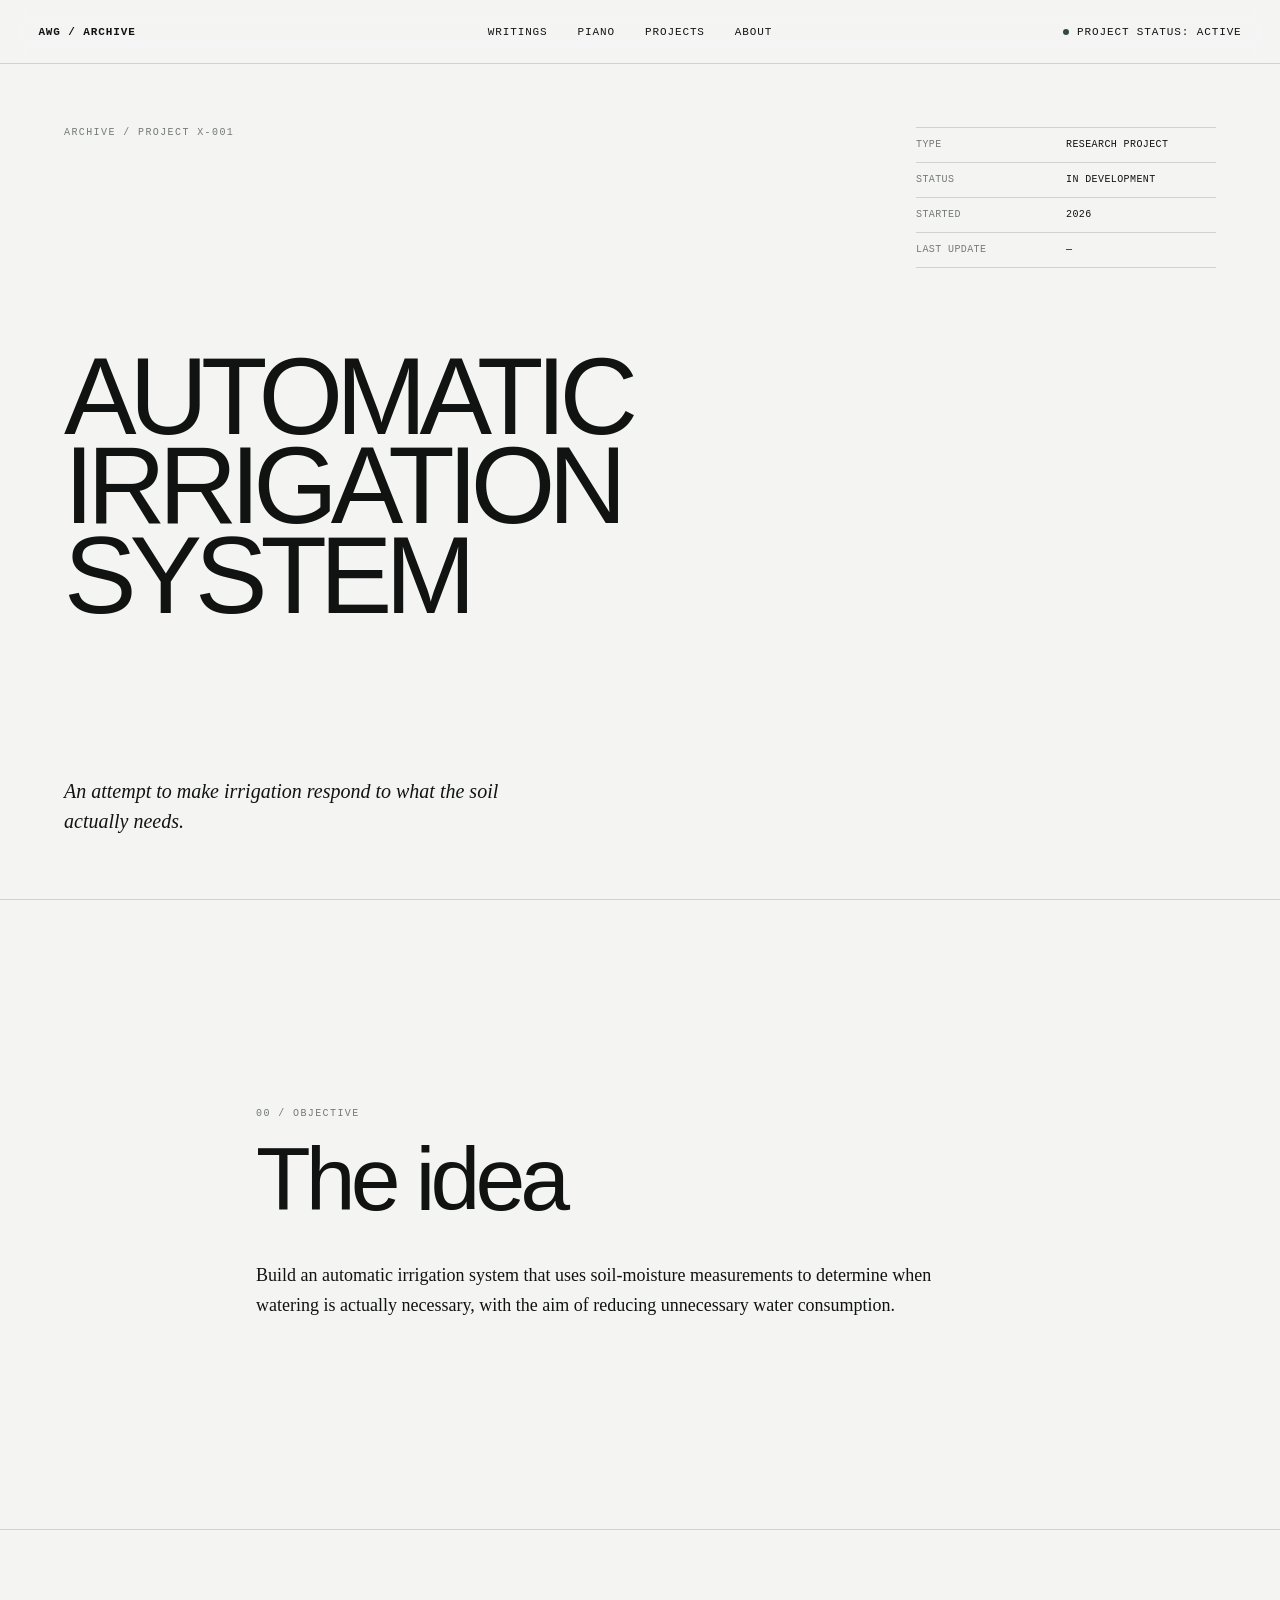
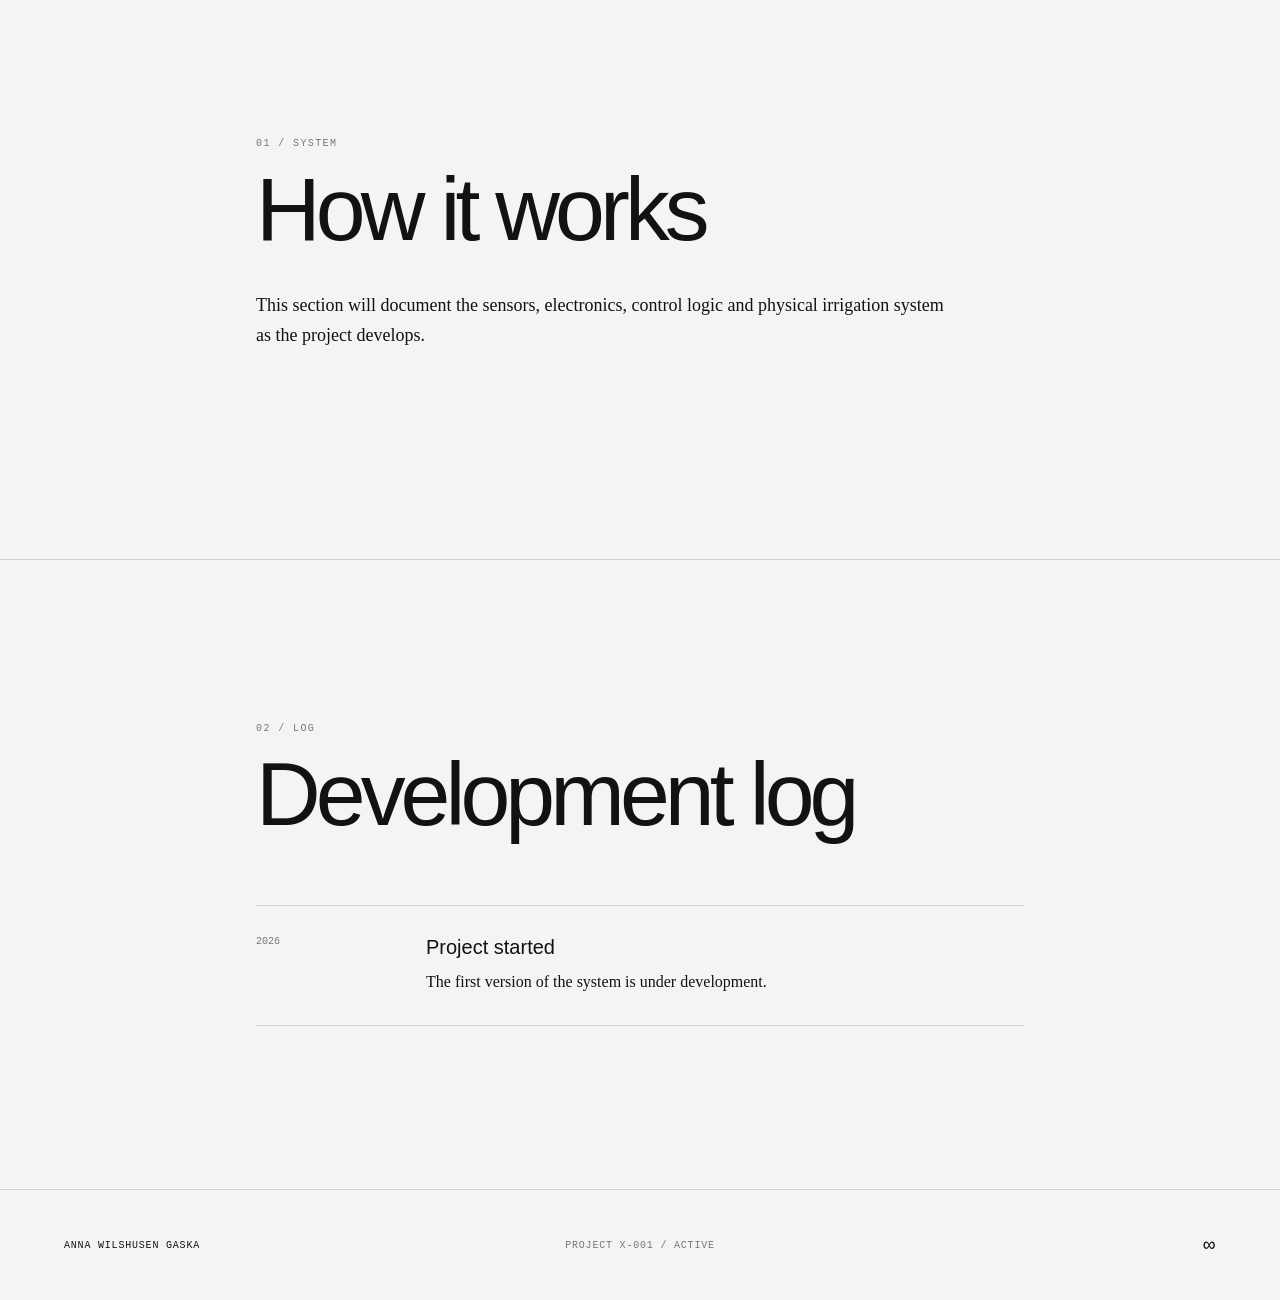
<file: projects/irrigation.html>
<!DOCTYPE html>
<html lang="en">
<head>
    <meta charset="UTF-8">
    <meta name="viewport" content="width=device-width, initial-scale=1.0">
    <title>Automatic Irrigation System — Anna Wilshusen Gaska</title>
    <meta name="description" content="Development log for an automatic irrigation system by Anna Wilshusen Gaska.">
    <link rel="stylesheet" href="../style.css">
</head>
<body>
    <header class="topbar project-topbar">
        <a class="archive-name" href="../index.html">AWG / ARCHIVE</a>
        <nav>
            <a href="../index.html#writings">WRITINGS</a>
            <a href="../index.html#piano">PIANO</a>
            <a href="../index.html#projects">PROJECTS</a>
            <a href="../index.html#about">ABOUT</a>
        </nav>
        <span class="project-status"><span class="status-dot"></span>PROJECT STATUS: ACTIVE</span>
    </header>

    <main class="project-page">
        <section class="project-hero">
            <p class="section-label">ARCHIVE / PROJECT X-001</p>
            <h1 class="project-title">AUTOMATIC<br>IRRIGATION<br>SYSTEM</h1>
            <div class="project-meta">
                <span>TYPE</span><span>RESEARCH PROJECT</span>
                <span>STATUS</span><span>IN DEVELOPMENT</span>
                <span>STARTED</span><span>2026</span>
                <span>LAST UPDATE</span><span>—</span>
            </div>
            <p class="project-intro">An attempt to make irrigation respond to what the soil actually needs.</p>
        </section>

        <section class="project-block">
            <p class="section-label">00 / OBJECTIVE</p>
            <h2>The idea</h2>
            <p>Build an automatic irrigation system that uses soil-moisture measurements to determine when watering is actually necessary, with the aim of reducing unnecessary water consumption.</p>
        </section>

        <section class="project-block">
            <p class="section-label">01 / SYSTEM</p>
            <h2>How it works</h2>
            <p>This section will document the sensors, electronics, control logic and physical irrigation system as the project develops.</p>
        </section>

        <section class="project-block">
            <p class="section-label">02 / LOG</p>
            <h2>Development log</h2>
            <div class="log-list">
                <article class="log-entry">
                    <span class="log-date">2026</span>
                    <div>
                        <h3>Project started</h3>
                        <p>The first version of the system is under development.</p>
                    </div>
                </article>
            </div>
        </section>
    </main>

    <footer>
        <span>ANNA WILSHUSEN GASKA</span>
        <span>PROJECT X-001 / ACTIVE</span>
        <span>∞</span>
    </footer>
</body>
</html>
</file>
<file: style.css>
:root {
    --background: #f4f5f3;
    --text: #111312;
    --muted: #747a76;
    --line: #cfd3cf;
    --accent: #304b43;
}

* {
    box-sizing: border-box;
}

html {
    scroll-behavior: smooth;
}

body {
    margin: 0;
    background: var(--background);
    color: var(--text);
    font-family: Arial, Helvetica, sans-serif;
}

a {
    color: inherit;
    text-decoration: none;
}

.topbar {
    position: fixed;
    top: 0;
    left: 0;
    width: 100%;
    height: 64px;
    padding: 0 3vw;
    display: grid;
    grid-template-columns: 1fr auto 1fr;
    align-items: center;
    border-bottom: 1px solid var(--line);
    background: rgba(244,245,243,0.92);
    backdrop-filter: blur(12px);
    z-index: 10;
    font-family: "Courier New", monospace;
    font-size: 11px;
    letter-spacing: 0.08em;
}

.archive-name {
    font-weight: bold;
}

nav {
    display: flex;
    gap: 30px;
}

nav a {
    transition: opacity 0.2s;
}

nav a:hover {
    opacity: 0.4;
}

.subject-status {
    justify-self: end;
    padding: 0;
    border: none;
    appearance: none;
    background: transparent;
    color: var(--text);
    font-family: "Courier New", monospace;
    font-size: 11px;
    letter-spacing: 0.08em;
    cursor: pointer;
}

.status-dot {
    display: inline-block;
    width: 6px;
    height: 6px;
    margin-right: 8px;
    border-radius: 50%;
    background: var(--accent);
}

.hero {
    min-height: 100vh;
    padding: 134px 5vw 6vh;
    position: relative;
    display: flex;
    align-items: center;
    border-bottom: 1px solid var(--line);
}

.hero-code {
    position: absolute;
    top: 129px;;
    right: 5vw;
    font-family: "Courier New", monospace;
    font-size: 10px;
    line-height: 1.7;
    letter-spacing: 0.08em;
    color: var(--muted);
    text-align: right;
}

.hero-content {
    width: 100%;
}

.eyebrow, .section-label {
    margin: 0 0 20px;
    font-family: "Courier New", monospace;
    font-size: 10px;
    letter-spacing: 0.14em;
    color: var(--muted);
}

h1 {
    margin: 0;
    font-size: clamp(65px, 11vw, 165px);
    line-height: 0.78;
    letter-spacing: -0.075em;
    font-weight: 500;
}

.subtitle {
    margin: 45px 0 0;
    font-family: "Courier New", monospace;
    font-size: 12px;
    line-height: 1.7;
    letter-spacing: 0.04em;
}

.archive-statement {
    position: absolute;
    right: 5vw;
    bottom: 6vh;
    width: 290px;
    margin: 0;
    font-family: Georgia, serif;
    font-size: 17px;
    line-height: 1.5;
    font-style: italic;
}

.archive-section {
    min-height: 75vh;
    padding: 10vh 5vw;
    display: grid;
    grid-template-columns: 15% 1fr;
    border-bottom: 1px solid var(--line);
}

.section-number {
    font-family: "Courier New", monospace;
    font-size: 11px;
    color: var(--muted);
}

.section-content {
    width: 100%;
}

.archive-section h2 {
    margin: 0;
    font-size: clamp(55px, 9vw, 130px);
    line-height: 0.9;
    letter-spacing: -0.06em;
    font-weight: 400;
}

.archive-section > div:last-child > p:last-child {
    max-width: 520px;
    margin-top: 40px;
    font-family: Georgia, serif;
    font-size: 18px;
    line-height: 1.6;
}

.section-intro {
    max-width: 520px;
    margin: 40px 0 80px;
    font-family: Georgia, serif;
    font-size: 18px;
    line-height: 1.6;
}

.archive-list {
    width: 100%;
    border-top: 1px solid var(--line);
}

.archive-entry {
    display: grid;
    grid-template-columns: 60px 1fr auto 30px;
    gap: 25px;
    align-items: center;
    padding: 24px 0;
    border-bottom: 1px solid var(--line);
    transition: padding 0.25s, opacity 0.25s;
}

.archive-entry:hover {
    padding-left: 12px;
}

.entry-id, .entry-meta {
    font-family: "Courier New", monospace;
    font-size: 10px;
    letter-spacing: 0.08em;
    color: var(--muted);
}

.entry-main {
    display: flex;
    flex-direction: column;
    gap: 7px;
}

.entry-title {
    font-size: 18px;
}

.entry-description {
    font-family: Georgia, serif;
    font-size: 14px;
    font-style: italic;
    color: var(--muted);
}

.entry-arrow {
    font-size: 17px;
}

.about-statement {
    font-size: clamp(22px, 3vw, 40px) !important;
    max-width: 750px !important;
    line-height: 1.3 !important;
}

footer {
    height: 110px;
    padding: 0 5vw;
    display: grid;
    grid-template-columns: 1fr auto 1fr;
    align-items: center;
    font-family: "Courier New", monospace;
    font-size: 10px;
    letter-spacing: 0.08em;
}

footer span:nth-child(2) {
    color: var(--muted);
}

footer span:last-child {
    justify-self: end;
    font-size: 20px;
}

.subject-overlay {
    position: fixed;
    inset: 0;
    z-index: 100;
    display: flex;
    justify-content: flex-end;
    visibility: hidden;
    pointer-events: none;
    background: transparent;
    transition: background 0.3s, visibility 0.3s;
}

.subject-overlay.active {
    visibility: visible;
    pointer-events: auto;
    background: rgba(17, 19, 18, 0.18);
}

.subject-panel {
    position: relative;
    width: min(520px, 100%);
    height: 100vh;
    padding: 80px 45px;
    overflow-y: auto;
    background: var(--background);
    border-left: 1px solid var(--line);
    transform: translateX(100%);
    transition: transform 0.35s ease;
}

.subject-overlay.active .subject-panel {
    transform: translateX(0);
}

.close-panel {
    position: absolute;
    top: 25px;
    right: 30px;
    padding: 0;
    border: none;
    background: transparent;
    color: var(--text);
    font-size: 25px;
    cursor: pointer;
}

.panel-label {
    margin: 0 0 60px;
    font-family: "Courier New", monospace;
    font-size: 10px;
    letter-spacing: 0.12em;
    color: var(--muted);
}

.subject-panel h3 {
    margin: 0 0 50px;
    font-size: clamp(45px, 6vw, 75px);
    line-height: 0.9;
    letter-spacing: -0.06em;
    font-weight: 400;
}

.subject-data {
    display: grid;
    grid-template-columns: 1fr 1fr;
    border-top: 1px solid var(--line);
    font-family: "Courier New", monospace;
    font-size: 10px;
    letter-spacing: 0.05em;
}

.subject-data span {
    padding: 13px 0;
    border-bottom: 1px solid var(--line);
}

.subject-data span:nth-child(odd) {
    color: var(--muted);
}

.probability {
    margin-top: 60px;
    padding: 25px 0;
    display: flex;
    flex-direction: column;
    gap: 8px;
    border-top: 1px solid var(--line);
    border-bottom: 1px solid var(--line);
    font-family: "Courier New", monospace;
    font-size: 11px;
    line-height: 1.5;
}

.subject-note {
    margin-top: 50px;
    font-family: Georgia, serif;
    font-size: 17px;
    line-height: 1.6;
    font-style: italic;
}

@media (max-width: 750px) {
    .topbar {
        grid-template-columns: 1fr auto;
    }

    nav {
        display: none;
    }

    .hero {
        padding: 120px 7vw 7vh;
        align-items: center;
    }

    .hero-code {
        right: 7vw;
    }

    h1 {
        font-size: 17vw;
    }

    .archive-statement {
        left: 7vw;
        right: auto;
        bottom: 5vh;
    }

    .archive-section {
        padding: 10vh 7vw;
        grid-template-columns: 45px 1fr;
    }

    .archive-entry {
        grid-template-columns: 35px 1fr 20px;
        gap: 12px;
    }

    .entry-meta {
        display: none;
    }

    footer {
        padding: 0 7vw;
        grid-template-columns: 1fr auto;
    }

    footer span:nth-child(2) {
        display: none;
    }

    .subject-panel {
        padding: 75px 7vw;
    }
}

.subject-overlay[hidden] {
    display: none !important;
}

/* PROJECT PAGE FIX */
.project-page {
    padding-top: 64px;
}

.project-hero {
    min-height: calc(100vh - 64px);
    padding: 8vh 5vw 7vh;
    display: flex;
    flex-direction: column;
    justify-content: center;
    position: relative;
    border-bottom: 1px solid var(--line);
    overflow: hidden;
}

.project-hero .section-label {
    position: absolute;
    top: 7vh;
    left: 5vw;
}

.project-title {
    width: 70%;
    margin: 0;
    font-size: clamp(60px, 8.5vw, 135px);
    line-height: 0.82;
    letter-spacing: -0.065em;
    font-weight: 500;
}

.project-meta {
    position: absolute;
    top: 7vh;
    right: 5vw;
    width: 300px;
    display: grid;
    grid-template-columns: 1fr 1fr;
    border-top: 1px solid var(--line);
    font-family: "Courier New", monospace;
    font-size: 10px;
    line-height: 1.4;
    letter-spacing: 0.04em;
}

.project-meta span {
    padding: 10px 0;
    border-bottom: 1px solid var(--line);
}

.project-meta span:nth-child(odd) {
    color: var(--muted);
}

.project-intro {
    position: absolute;
    left: 5vw;
    bottom: 7vh;
    max-width: 500px;
    margin: 0;
    font-family: Georgia, serif;
    font-size: 20px;
    line-height: 1.5;
    font-style: italic;
}

.project-block {
    min-height: 70vh;
    padding: 12vh 20vw;
    display: flex;
    flex-direction: column;
    justify-content: center;
    border-bottom: 1px solid var(--line);
}

.project-block h2 {
    margin: 0 0 40px;
    font-size: clamp(50px, 7vw, 105px);
    line-height: 0.9;
    letter-spacing: -0.055em;
    font-weight: 400;
}

.project-block > p:last-child {
    max-width: 700px;
    margin: 0;
    font-family: Georgia, serif;
    font-size: 18px;
    line-height: 1.7;
}

.log-list {
    width: 100%;
    margin-top: 30px;
    border-top: 1px solid var(--line);
}

.log-entry {
    display: grid;
    grid-template-columns: 140px 1fr;
    gap: 30px;
    padding: 30px 0;
    border-bottom: 1px solid var(--line);
}

.log-date {
    font-family: "Courier New", monospace;
    font-size: 10px;
    color: var(--muted);
}

.log-entry h3 {
    margin: 0 0 10px;
    font-size: 20px;
    font-weight: 400;
}

.log-entry p {
    margin: 0;
    max-width: 600px;
    font-family: Georgia, serif;
    font-size: 16px;
    line-height: 1.6;
}

@media (max-width: 750px) {
    .project-status {
        display: none;
    }

    .project-hero {
        min-height: 100vh;
        padding: 120px 7vw 8vh;
        justify-content: center;
    }

    .project-hero .section-label {
        top: 100px;
        left: 7vw;
    }

    .project-title {
        width: 100%;
        font-size: 16vw;
    }

    .project-meta {
        position: static;
        width: 100%;
        margin-top: 50px;
    }

    .project-intro {
        position: static;
        margin-top: 45px;
    }

    .project-block {
        min-height: 65vh;
        padding: 10vh 7vw;
    }

    .log-entry {
        grid-template-columns: 70px 1fr;
    }
}

.project-status {
    justify-self: end;
    display: flex;
    align-items: center;
    white-space: nowrap;
    font-family: "Courier New", monospace;
    font-size: 11px;
    letter-spacing: 0.08em;
}
.project-status .status-dot {
    display: inline-block;
    width: 6px;
    height: 6px;
    margin: 0 10px 0 0;
    flex-shrink: 0;
    border-radius: 50%;
    background: var(--accent);
}
.project-topbar {
    grid-template-columns: 1fr auto 1fr;
}
.project-topbar nav {
    margin-right: 70px;
}

@media (min-width: 751px) {
    .project-topbar {
        display: grid;
        grid-template-columns: 220px 1fr 240px;
        column-gap: 30px;
    }
    .project-topbar nav {
        justify-self: center;
        margin: 0;
    }
    .project-topbar .project-status {
        justify-self: end;
        display: flex;
        align-items: center;
        gap: 8px;
        white-space: nowrap;
    }
    .project-topbar .project-status .status-dot {
        width: 6px;
        height: 6px;
        margin: 0;
        flex: 0 0 6px;
        border-radius: 50%;
        background: var(--accent);
    }
}

/* ARCHIVE FILTERS */
.archive-filters {
    display: flex;
    gap: 24px;
    margin: -35px 0 35px;
    flex-wrap: wrap;
}

.filter-button {
    padding: 0 0 5px;
    border: none;
    border-bottom: 1px solid transparent;
    background: transparent;
    color: var(--muted);
    font-family: "Courier New", monospace;
    font-size: 10px;
    letter-spacing: 0.1em;
    cursor: pointer;
}

.filter-button:hover {
    color: var(--text);
}

.filter-button.active {
    color: var(--text);
    border-bottom-color: var(--text);
}

.filter-item[hidden] {
    display: none;
}

/* ART OF NOTICING */
#noticing h2 {
    max-width: 900px;
}

.empty-entry {
    cursor: default;
    color: var(--muted);
}

.empty-entry:hover {
    padding-left: 0;
}

/* TRANSMISSIONS */
.transmission-section h2 {
    max-width: 1000px;
    font-size: clamp(50px, 7vw, 105px);
}

.transmission-box {
    max-width: 850px;
    margin-top: 70px;
    border-top: 1px solid var(--line);
}

.transmission-question {
    margin: 35px 0 8px;
    font-family: Georgia, serif;
    font-size: 22px;
    line-height: 1.5;
}

.transmission-small {
    margin: 0 0 45px;
    font-family: "Courier New", monospace;
    font-size: 10px;
    letter-spacing: 0.08em;
    color: var(--muted);
}

.transmission-options {
    border-top: 1px solid var(--line);
}

.transmission-link {
    min-height: 65px;
    display: flex;
    align-items: center;
    justify-content: space-between;
    gap: 30px;
    border-bottom: 1px solid var(--line);
    font-family: "Courier New", monospace;
    font-size: 10px;
    letter-spacing: 0.08em;
    transition: padding 0.2s;
}

a.transmission-link:hover {
    padding-left: 10px;
}

.transmission-link.unavailable {
    color: var(--muted);
}

/* SECRET PORTFOLIO LINK */
.infinity-link {
    justify-self: end;
    font-size: 20px;
    transition: opacity 0.2s;
}

.infinity-link:hover {
    opacity: 0.35;
}

@media (max-width: 750px) {
    .archive-filters {
        margin-top: -25px;
        gap: 16px;
    }

    .transmission-box {
        margin-top: 45px;
    }

    .transmission-link {
        font-size: 9px;
    }
}

/* SECRET PORTFOLIO */
.portfolio-body {
    min-height: 100vh;
}

.portfolio-page {
    min-height: 100vh;
    padding: 7vh 5vw;
    position: relative;
}

.portfolio-back {
    position: absolute;
    top: 7vh;
    left: 5vw;
    font-family: "Courier New", monospace;
    font-size: 10px;
    letter-spacing: 0.1em;
    color: var(--muted);
}

.portfolio-back:hover {
    color: var(--text);
}

.portfolio-code {
    position: absolute;
    top: 7vh;
    right: 5vw;
    font-family: "Courier New", monospace;
    font-size: 10px;
    line-height: 1.7;
    letter-spacing: 0.08em;
    text-align: right;
    color: var(--muted);
}

.portfolio-content {
    padding-top: 15vh;
}

.portfolio-title {
    font-size: clamp(75px, 12vw, 175px);
}

.portfolio-message {
    margin: 65px 0 80px;
    font-family: Georgia, serif;
    font-size: 18px;
    line-height: 1.7;
}

.portfolio-message p {
    margin: 0;
}

.waiting-block {
    padding: 28px 0;
    border-top: 1px solid var(--line);
    border-bottom: 1px solid var(--line);
}

.waiting-label {
    margin: 0 0 15px;
    font-family: "Courier New", monospace;
    font-size: 10px;
    letter-spacing: 0.1em;
    color: var(--muted);
}

.waiting-time {
    font-family: "Courier New", monospace;
    font-size: clamp(16px, 2vw, 28px);
    letter-spacing: 0.04em;
}

.estimate-block {
    padding: 35px 0;
    display: flex;
    justify-content: space-between;
    align-items: baseline;
    gap: 30px;
    border-bottom: 1px solid var(--line);
    font-family: "Courier New", monospace;
}

.estimate-block span,
.portfolio-progress {
    font-size: 10px;
    letter-spacing: 0.1em;
}

.estimate-block strong {
    font-size: clamp(22px, 4vw, 55px);
    font-weight: 400;
}

.estimate-block sup {
    font-size: 0.55em;
}

.portfolio-progress {
    padding: 20px 0;
    display: flex;
    justify-content: space-between;
    gap: 30px;
    border-bottom: 1px solid var(--line);
    color: var(--muted);
}

.portfolio-final {
    margin: 60px 0 0;
    max-width: 500px;
    font-family: Georgia, serif;
    font-size: 17px;
    line-height: 1.6;
    font-style: italic;
}

@media (max-width: 750px) {
    .portfolio-page {
        padding: 5vh 7vw;
    }

    .portfolio-back {
        top: 5vh;
        left: 7vw;
    }

    .portfolio-code {
        display: none;
    }

    .portfolio-content {
        padding-top: 15vh;
    }

    .portfolio-message {
        margin: 50px 0 60px;
    }

    .estimate-block {
        flex-direction: column;
    }

    .portfolio-progress {
        flex-direction: column;
    }
}

/* TRANSMISSION PAGE */
.transmission-status {
    justify-self: end;
    display: flex;
    align-items: center;
    white-space: nowrap;
}

.transmission-page {
    padding-top: 64px;
}

.transmission-hero {
    min-height: 72vh;
    padding: 10vh 5vw 8vh;
    position: relative;
    display: flex;
    flex-direction: column;
    justify-content: center;
    border-bottom: 1px solid var(--line);
}

.transmission-code {
    position: absolute;
    top: 7vh;
    right: 5vw;
    font-family: "Courier New", monospace;
    font-size: 10px;
    line-height: 1.7;
    letter-spacing: 0.08em;
    text-align: right;
    color: var(--muted);
}

.transmission-title {
    font-size: clamp(70px, 11vw, 160px);
}

.transmission-intro {
    max-width: 560px;
    margin: 50px 0 0;
    font-family: Georgia, serif;
    font-size: 18px;
    line-height: 1.6;
}

.message-terminal {
    min-height: 75vh;
    padding: 12vh 20vw;
}

.terminal-header {
    padding: 0 0 18px;
    display: flex;
    justify-content: space-between;
    gap: 30px;
    border-bottom: 1px solid var(--text);
    font-family: "Courier New", monospace;
    font-size: 10px;
    letter-spacing: 0.1em;
}

.form-field {
    display: grid;
    grid-template-columns: 150px 1fr;
    align-items: center;
    border-bottom: 1px solid var(--line);
}

.form-field label {
    font-family: "Courier New", monospace;
    font-size: 10px;
    letter-spacing: 0.1em;
    color: var(--muted);
}

.form-field input,
.form-field textarea {
    width: 100%;
    padding: 24px 0;
    border: none;
    outline: none;
    resize: vertical;
    background: transparent;
    color: var(--text);
    font-family: Georgia, serif;
    font-size: 17px;
}

.form-field input:focus,
.form-field textarea:focus {
    background: rgba(48, 75, 67, 0.035);
}

.message-field {
    align-items: start;
}

.message-field label {
    padding-top: 27px;
}

.form-bottom {
    min-height: 80px;
    display: flex;
    justify-content: space-between;
    align-items: center;
    gap: 30px;
}

#formStatus {
    font-family: "Courier New", monospace;
    font-size: 10px;
    letter-spacing: 0.08em;
    color: var(--muted);
}

#transmitButton {
    padding: 14px 0 14px 30px;
    border: none;
    background: transparent;
    color: var(--text);
    font-family: "Courier New", monospace;
    font-size: 11px;
    letter-spacing: 0.1em;
    cursor: pointer;
}

#transmitButton:hover {
    opacity: 0.45;
}

#transmitButton:disabled {
    cursor: wait;
    opacity: 0.45;
}

/* TRANSMISSION SUCCESS */
.transmission-success {
    padding: 5vh 0;
}

.transmission-success[hidden] {
    display: none;
}

.success-code {
    margin: 0 0 35px;
    font-family: "Courier New", monospace;
    font-size: 10px;
    letter-spacing: 0.12em;
    color: var(--muted);
}

.transmission-success h2 {
    max-width: 850px;
    margin: 0 0 70px;
    font-size: clamp(55px, 8vw, 115px);
    line-height: 0.88;
    letter-spacing: -0.06em;
    font-weight: 400;
}

.success-data {
    display: grid;
    grid-template-columns: 1fr 1fr;
    border-top: 1px solid var(--line);
    font-family: "Courier New", monospace;
    font-size: 10px;
    letter-spacing: 0.08em;
}

.success-data span {
    padding: 14px 0;
    border-bottom: 1px solid var(--line);
}

.success-data span:nth-child(odd) {
    color: var(--muted);
}

.success-note {
    margin: 50px 0;
    font-family: Georgia, serif;
    font-size: 18px;
    font-style: italic;
}

.return-archive {
    font-family: "Courier New", monospace;
    font-size: 10px;
    letter-spacing: 0.1em;
}

@media (max-width: 750px) {
    .transmission-status {
        font-size: 9px;
    }

    .transmission-hero {
        min-height: 70vh;
        padding: 12vh 7vw 8vh;
    }

    .transmission-code {
        display: none;
    }

    .message-terminal {
        padding: 10vh 7vw;
    }

    .form-field {
        grid-template-columns: 1fr;
        padding-top: 20px;
    }

    .form-field input,
    .form-field textarea {
        padding: 12px 0 20px;
        font-size: 16px;
    }

    .message-field label {
        padding-top: 0;
    }

    .terminal-header {
        flex-direction: column;
        gap: 7px;
    }

    .form-bottom {
        align-items: flex-end;
    }

    .success-data {
        grid-template-columns: 1fr 1fr;
    }
}

.footer-links {
    justify-self: end;
    display: flex;
    align-items: center;
    gap: 30px;
}

.footer-links > a:first-child {
    font-family: "Courier New", monospace;
    font-size: 10px;
    letter-spacing: 0.08em;
    transition: opacity 0.2s;
}

.footer-links > a:first-child:hover {
    opacity: 0.4;
}

.footer-links .infinity-link {
    justify-self: auto;
}

/* ARCHIVE STATUS */
.archive-status-block {
    padding: 7vh 5vw;
    display: grid;
    grid-template-columns: 15% 1fr;
    border-bottom: 1px solid var(--line);
}

.archive-status-block .section-label {
    margin: 0;
}

.archive-status-data {
    max-width: 650px;
    display: grid;
    grid-template-columns: 1fr 120px;
    border-top: 1px solid var(--line);
    font-family: "Courier New", monospace;
    font-size: 10px;
    letter-spacing: 0.08em;
}

.archive-status-data span {
    padding: 11px 0;
    border-bottom: 1px solid var(--line);
}

.archive-status-data span:nth-child(odd) {
    color: var(--muted);
}

.archive-status-data span:nth-child(even) {
    text-align: right;
}

@media (max-width: 750px) {
    .archive-status-block {
        padding: 7vh 7vw;
        grid-template-columns: 1fr;
        gap: 25px;
    }

    .archive-status-data {
        width: 100%;
    }
}

/* ARCHIVE OBJECT PAGES */
.object-status {
    justify-self: end;
    font-family: "Courier New", monospace;
    font-size: 10px;
    letter-spacing: 0.08em;
    color: var(--muted);
}

.object-page {
    padding-top: 64px;
}

.object-hero {
    min-height: calc(100vh - 64px);
    padding: 8vh 5vw;
    position: relative;
    display: flex;
    flex-direction: column;
    justify-content: center;
    border-bottom: 1px solid var(--line);
}

.object-title {
    width: 70%;
    font-size: clamp(70px, 11vw, 165px);
}

.object-metadata {
    position: absolute;
    top: 8vh;
    right: 5vw;
    width: 300px;
    display: grid;
    grid-template-columns: 1fr 1fr;
    border-top: 1px solid var(--line);
    font-family: "Courier New", monospace;
    font-size: 10px;
    letter-spacing: 0.05em;
}

.object-metadata span {
    padding: 11px 0;
    border-bottom: 1px solid var(--line);
}

.object-metadata span:nth-child(odd) {
    color: var(--muted);
}

.object-question {
    position: absolute;
    bottom: 7vh;
    left: 5vw;
    max-width: 560px;
    margin: 0;
    font-family: Georgia, serif;
    font-size: 20px;
    line-height: 1.5;
    font-style: italic;
}

.object-content,
.related-objects {
    padding: 12vh 20vw;
    border-bottom: 1px solid var(--line);
}

.object-content > p:not(.section-label) {
    max-width: 760px;
    font-family: Georgia, serif;
    font-size: 18px;
    line-height: 1.75;
}

.object-content .object-large-text {
    max-width: 900px;
    margin-bottom: 60px;
    font-size: clamp(25px, 3vw, 42px);
    line-height: 1.35;
}

.state-grid {
    max-width: 750px;
    display: grid;
    grid-template-columns: 1fr 1fr;
    border-top: 1px solid var(--line);
    font-family: "Courier New", monospace;
    font-size: 10px;
    letter-spacing: 0.07em;
}

.state-grid span {
    padding: 14px 0;
    border-bottom: 1px solid var(--line);
}

.state-grid span:nth-child(odd) {
    color: var(--muted);
}

.related-objects > p:last-child {
    font-family: Georgia, serif;
    font-size: 17px;
    font-style: italic;
    color: var(--muted);
}

@media (max-width: 750px) {
    .object-hero {
        min-height: 90vh;
        padding: 12vh 7vw 8vh;
    }

    .object-title {
        width: 100%;
        font-size: 17vw;
    }

    .object-metadata {
        position: static;
        width: 100%;
        margin-top: 50px;
    }

    .object-question {
        position: static;
        margin-top: 45px;
    }

    .object-content,
    .related-objects {
        padding: 10vh 7vw;
    }
}

/* 404 */
.error-body {
    min-height: 100vh;
}

.error-page {
    min-height: 100vh;
    padding: 7vh 5vw;
    position: relative;
    display: flex;
    align-items: center;
}

.error-code {
    position: absolute;
    top: 7vh;
    right: 5vw;
    font-family: "Courier New", monospace;
    font-size: 10px;
    line-height: 1.7;
    letter-spacing: 0.08em;
    text-align: right;
    color: var(--muted);
}

.error-content {
    width: 100%;
}

.error-title {
    font-size: clamp(75px, 12vw, 175px);
}

.error-intro {
    margin: 60px 0 25px;
    font-family: Georgia, serif;
    font-size: 18px;
}

.error-reasons {
    max-width: 750px;
    display: grid;
    grid-template-columns: 70px 1fr;
    border-top: 1px solid var(--line);
    font-family: "Courier New", monospace;
    font-size: 10px;
    letter-spacing: 0.06em;
}

.error-reasons span {
    padding: 13px 0;
    border-bottom: 1px solid var(--line);
}

.error-reasons span:nth-child(odd) {
    color: var(--muted);
}

.error-return {
    display: inline-block;
    margin-top: 50px;
    font-family: "Courier New", monospace;
    font-size: 10px;
    letter-spacing: 0.1em;
}

@media (max-width: 750px) {
    .error-page {
        padding: 7vh 7vw;
    }

    .error-code {
        display: none;
    }

    .error-reasons {
        grid-template-columns: 45px 1fr;
    }
}

.related-block {
    min-height: 50vh;
}

.state-grid {
    width: 100%;
    max-width: 750px;
    display: grid;
    grid-template-columns: 1fr 1fr;
    border-top: 1px solid var(--line);
    font-family: "Courier New", monospace;
    font-size: 10px;
    letter-spacing: 0.07em;
}

.state-grid span {
    padding: 14px 0;
    border-bottom: 1px solid var(--line);
}

.state-grid span:nth-child(odd) {
    color: var(--muted);
}

/* UNKNOWN */
.unknown-page {
    min-height: 100vh;
    padding: 7vh 5vw;
    position: relative;
    display: flex;
    align-items: center;
}

.unknown-content {
    width: 100%;
}

.unknown-title {
    font-size: clamp(85px, 15vw, 210px);
}

.unknown-statement {
    max-width: 650px;
    margin: 65px 0 0;
    font-family: Georgia, serif;
    font-size: 22px;
    line-height: 1.55;
}

.unknown-secondary {
    max-width: 650px;
    margin: 20px 0 0;
    font-family: "Courier New", monospace;
    font-size: 10px;
    letter-spacing: 0.08em;
    color: var(--muted);
}

@media (max-width: 750px) {
    .unknown-page {
        padding: 7vh 7vw;
    }
}

/* EXPANDABLE ARCHIVE OBJECTS */
.archive-object {
    cursor: pointer;
    grid-template-columns: 60px 1fr auto 30px;
}

.entry-toggle {
    width: 30px;
    height: 30px;
    padding: 0;
    border: none;
    background: transparent;
    color: var(--text);
    font-family: "Courier New", monospace;
    font-size: 17px;
    cursor: pointer;
}

.entry-expanded {
    grid-column: 2 / -1;
    width: 100%;
    padding: 25px 0 10px;
    cursor: default;
}

.entry-expanded[hidden] {
    display: none;
}

.expanded-description {
    max-width: 700px;
    margin-bottom: 35px;
}

.expanded-description > span {
    display: block;
    margin-bottom: 12px;
    font-family: "Courier New", monospace;
    font-size: 9px;
    letter-spacing: 0.1em;
    color: var(--muted);
}

.expanded-description p {
    margin: 0;
    font-family: Georgia, serif;
    font-size: 16px;
    line-height: 1.65;
}

.expanded-data {
    max-width: 700px;
    display: grid;
    grid-template-columns: 140px 1fr;
    border-top: 1px solid var(--line);
    font-family: "Courier New", monospace;
    font-size: 9px;
    letter-spacing: 0.08em;
}

.expanded-data span {
    padding: 11px 0;
    border-bottom: 1px solid var(--line);
}

.expanded-data span:nth-child(odd) {
    color: var(--muted);
}

.document-link {
    max-width: 700px;
    min-height: 60px;
    margin-top: 35px;
    padding: 0;
    display: flex;
    align-items: center;
    justify-content: space-between;
    border-top: 1px solid var(--text);
    border-bottom: 1px solid var(--text);
    font-family: "Courier New", monospace;
    font-size: 10px;
    letter-spacing: 0.1em;
    cursor: pointer;
    transition: padding 0.2s;
}

.document-link:hover {
    padding-left: 10px;
}

.archive-object.open {
    padding-bottom: 30px;
}

@media (max-width: 750px) {
    .archive-object {
        grid-template-columns: 35px 1fr 25px;
    }

    .archive-object .entry-meta {
        display: none;
    }

    .entry-expanded {
        grid-column: 2 / -1;
    }

    .expanded-data {
        grid-template-columns: 100px 1fr;
    }
}
/* EXPANDABLE ARCHIVE — FINAL OVERRIDES */
.archive-object {
    cursor: pointer;
}

.archive-object.open {
    padding-left: 0;
}

.archive-object.open:hover {
    padding-left: 0;
}

.archive-object .entry-toggle {
    justify-self: end;
}

.archive-object.open .entry-main,
.archive-object.open .entry-id,
.archive-object.open .entry-meta,
.archive-object.open .entry-toggle {
    align-self: start;
}

.entry-expanded {
    margin-top: 5px;
    border-top: 1px solid var(--line);
}

.entry-expanded .document-link {
    color: var(--text);
}
/* DOCUMENT / VIDEO LINKS — VISIBILITY FIX */
.entry-expanded .document-link {
    display: flex !important;
    visibility: visible !important;
    opacity: 1 !important;
    width: 100%;
    max-width: 700px;
    min-height: 60px;
    margin-top: 35px;
    align-items: center;
    justify-content: space-between;
    color: var(--text) !important;
}

/* 404 / OBJECT NOT FOUND */

.error-body {
    min-height: 100vh;
}

.error-page {
    min-height: calc(100vh - 110px);
    padding: 125px 5vw 8vh;
    position: relative;
    display: flex;
    align-items: center;
}

.error-code {
    position: absolute;
    top: 105px;
    right: 5vw;
    font-family: "Courier New", monospace;
    font-size: 10px;
    line-height: 1.7;
    letter-spacing: 0.08em;
    color: var(--muted);
    text-align: right;
}

.error-content {
    width: 100%;
}

.error-title {
    margin: 0;
    font-size: clamp(75px, 13vw, 190px);
    line-height: 0.78;
    letter-spacing: -0.075em;
    font-weight: 500;
}

.error-intro {
    margin: 55px 0 20px;
    font-family: Georgia, serif;
    font-size: 17px;
    font-style: italic;
}

.error-reasons {
    width: min(650px, 100%);
    display: grid;
    grid-template-columns: 45px 1fr;
    border-top: 1px solid var(--line);
    font-family: "Courier New", monospace;
    font-size: 10px;
    letter-spacing: 0.08em;
}

.error-reasons span {
    padding: 12px 0;
    border-bottom: 1px solid var(--line);
}

.error-reasons span:nth-child(odd) {
    color: var(--muted);
}

.error-return {
    display: inline-block;
    margin-top: 45px;
    padding-bottom: 6px;
    border-bottom: 1px solid var(--text);
    font-family: "Courier New", monospace;
    font-size: 10px;
    letter-spacing: 0.1em;
    transition: opacity 0.2s;
}

.error-return:hover {
    opacity: 0.4;
}

@media (max-width: 750px) {
    .error-page {
        padding: 130px 7vw 7vh;
    }

    .error-code {
        right: 7vw;
    }

    .error-title {
        font-size: 18vw;
    }
}
/* SUBJECT M / LIVE EXPERIMENT */

.subject-stream {
    position: fixed;
    top: 64px;
    left: 0;
    width: 100%;
    height: 24px;
    padding: 0 3vw;
    display: grid;
    grid-template-columns: auto 1fr;
    align-items: center;
    gap: 22px;
    border-bottom: 1px solid #cec3b4;
    background: rgba(232, 225, 214, 0.97);
    backdrop-filter: blur(12px);
    z-index: 9;
    font-family: "Courier New", monospace;
    font-size: 9px;
    letter-spacing: 0.08em;
    color: #625b52;
}

.subject-elapsed {
    padding-right: 22px;
    border-right: 1px solid #cec3b4;
    white-space: nowrap;
}

.subject-output {
    min-width: 0;
    overflow: hidden;
    white-space: nowrap;
    display: flex;
    align-items: center;
}

#subjectOutput {
    display: inline-block;
    flex: 0 0 auto;
    white-space: pre;
    transition: transform 0.08s linear;
}

#subjectOutput {
    white-space: nowrap;
}

.typing-cursor {
    display: inline-block;
    margin-left: 2px;
    color: var(--text);
    animation: subjectBlink 1s steps(1) infinite;
}

.subject-stream .typing-cursor {
    color: #3d3832;
}

@keyframes subjectBlink {
    0%, 49% {
        opacity: 1;
    }

    50%, 100% {
        opacity: 0;
    }
}
/* SUBJECT M / TYPOGRAPHIC IDENTITY */

.subject-status,
.subject-stream,
.subject-panel,
.subject-footer {
    font-family: "Courier New", Courier, monospace;
}

.subject-panel h3,
.subject-panel .panel-label,
.subject-data,
.probability,
.subject-note {
    font-family: "Courier New", Courier, monospace;
}

.subject-output {
    opacity: 0.72;
}

.output-label {
    flex: 0 0 auto;
    margin-right: 8px;
    color: var(--muted);
}

.output-window {
    min-width: 0;
    flex: 1;
    overflow: hidden;
    white-space: nowrap;
}

.subject-footer .typing-cursor {
    margin-left: 4px;
    font-size: 7px;
    vertical-align: 1px;
}
@media (max-width: 750px) {
    .subject-stream {
        padding: 0 7vw;
        gap: 14px;
    }

    .subject-elapsed {
        padding-right: 14px;
    }

    .subject-output {
        overflow: hidden;
    }

    .hero {
        padding-top: 144px;
    }

    .hero-code {
        top: 129px;
    }
}
/* SUBJECT M / OBSERVATION WINDOW */

.observation-window {
    margin: 38px 0;
    font-family: "Courier New", Courier, monospace;
}

.observation-header {
    display: flex;
    justify-content: space-between;
    padding: 9px 0;
    border-top: 1px solid var(--line);
    font-size: 9px;
    letter-spacing: 0.1em;
    color: var(--muted);
}

.observation-image {
    width: 100%;
    overflow: hidden;
    border-top: 1px solid var(--text);
    border-bottom: 1px solid var(--text);
    background: #000;
}

.observation-image img {
    display: block;
    width: 100%;
    height: auto;
}

.observation-data {
    display: grid;
    grid-template-columns: 180px 1fr;
    font-size: 9px;
    letter-spacing: 0.08em;
}

.observation-data span {
    padding: 9px 0;
    border-bottom: 1px solid var(--line);
}

.observation-data span:nth-child(odd) {
    color: var(--muted);
}

@media (max-width: 750px) {
    .observation-data {
        grid-template-columns: 130px 1fr;
    }
}
</file>
